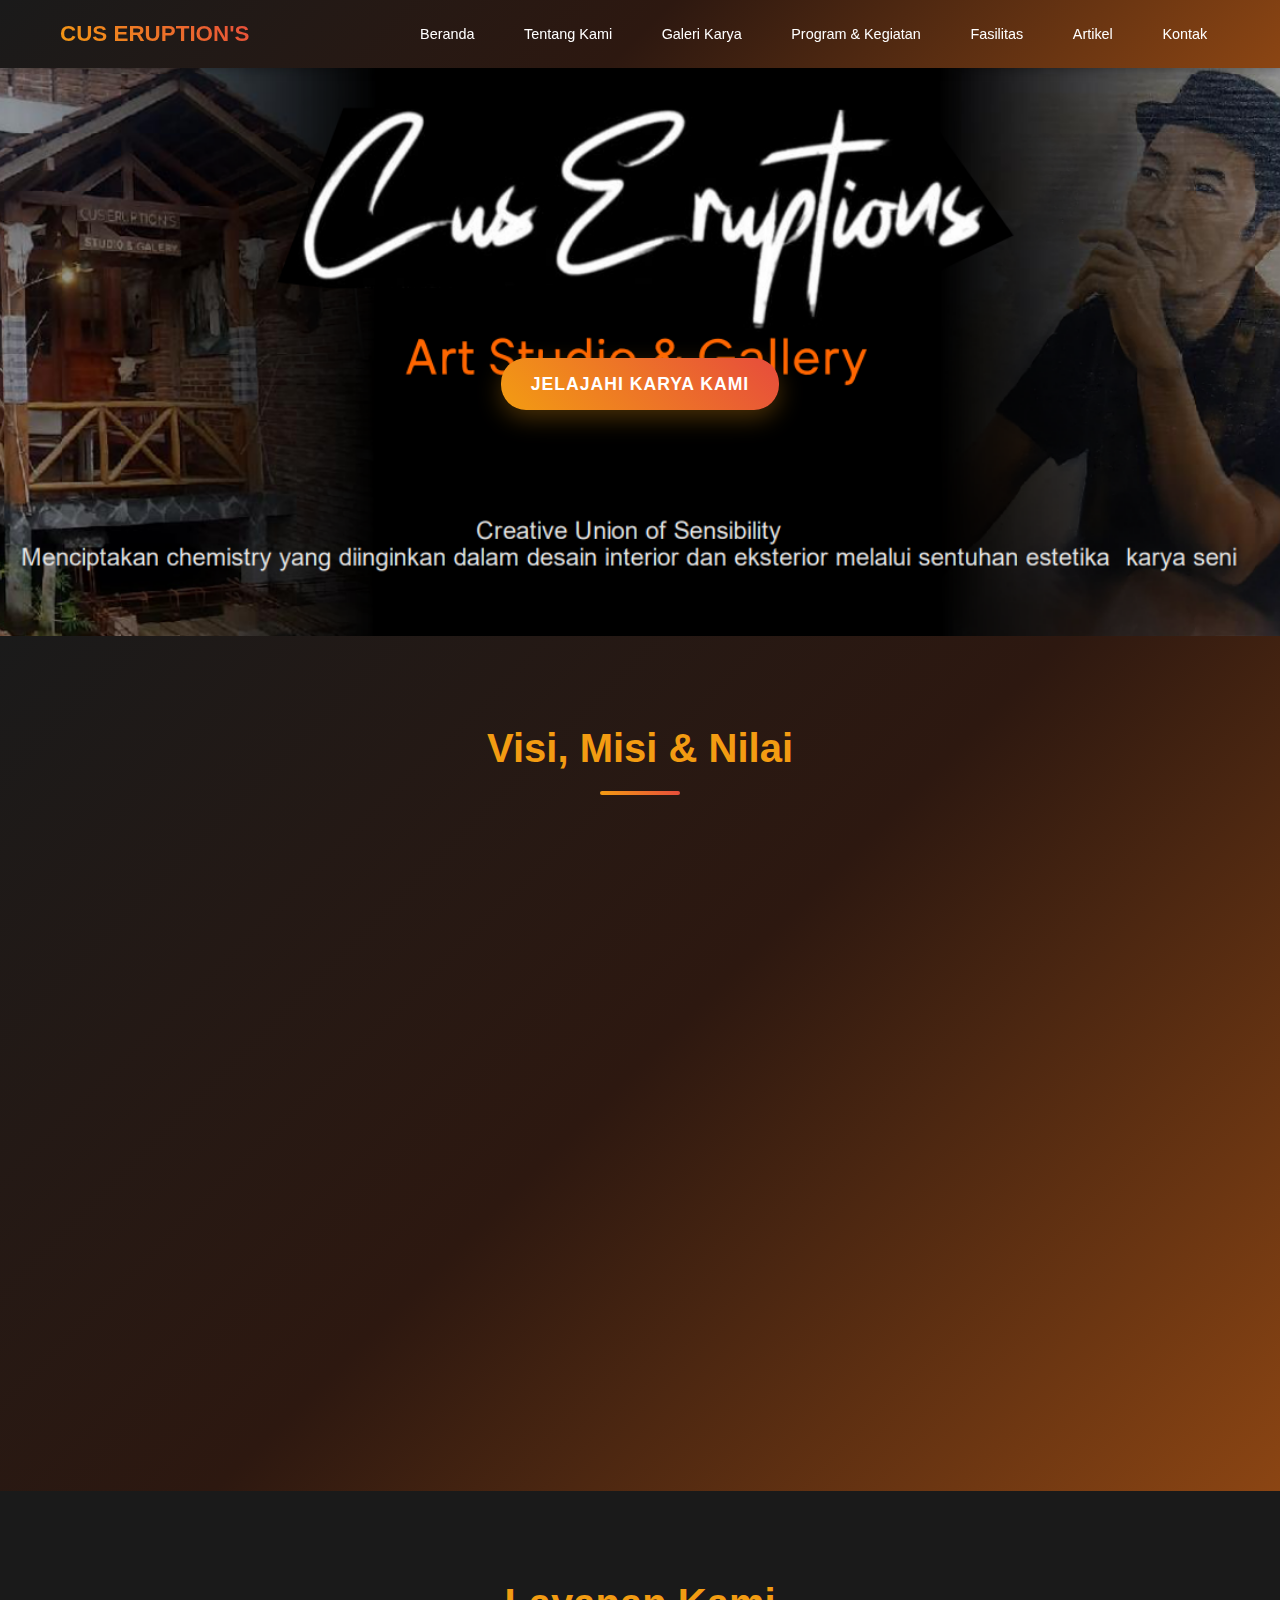
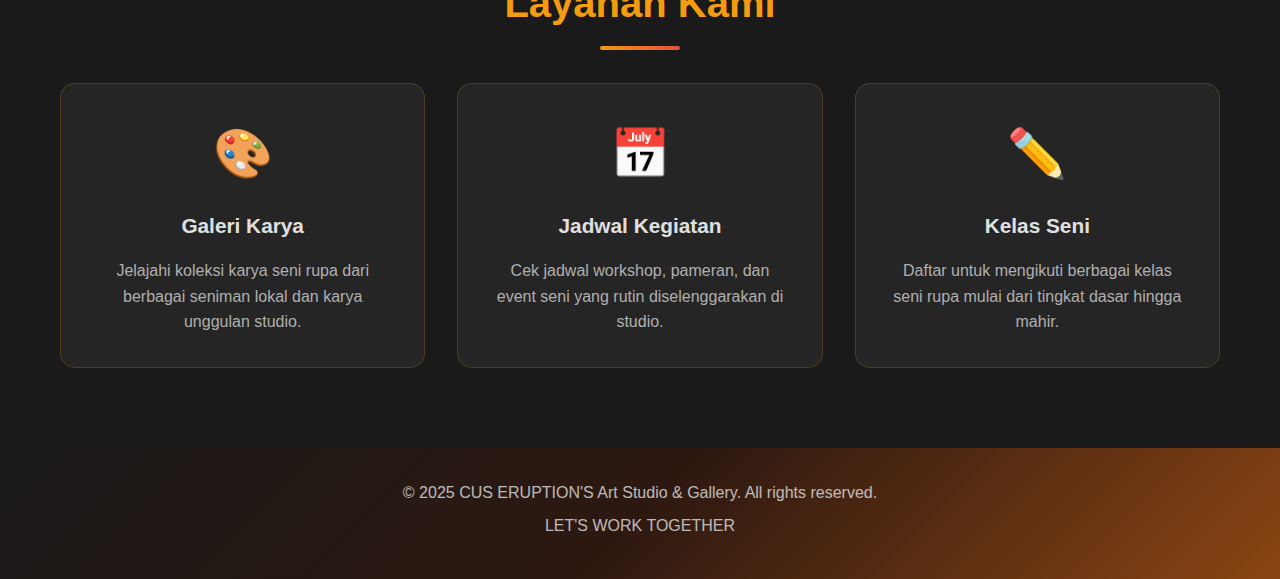
<file: index.html>
<!DOCTYPE html>
<html lang="id">
<head>
    <meta charset="UTF-8">
    <meta name="viewport" content="width=device-width, initial-scale=1.0">
    <title>CUS ERUPTION'S - Art Studio & Gallery</title>
    <link rel="stylesheet" href="styles.css">
    <link rel="stylesheet" href="https://cdnjs.cloudflare.com/ajax/libs/font-awesome/6.4.0/css/all.min.css" crossorigin="anonymous" referrerpolicy="no-referrer">
</head>
<body>
    <!-- Header -->
    <header>
        <nav class="container">
            <div class="logo">CUS ERUPTION'S</div>
            <ul class="nav-links">
                       <li><a href="index.html">Beranda</a></li>
                <li><a href="about.html">Tentang Kami</a></li>
               <li><a href="gallery.html">Galeri Karya</a></li>
                <li><a href="services.html">Program & Kegiatan</a></li>
                <li><a href="facility.html">Fasilitas</a></li>
               <li><a href="article.html">Artikel</a></li>
                <li><a href="contact.html">Kontak</a></li>
            </ul>
            <div class="hamburger">
                <span></span>
                <span></span>
                <span></span>
            </div>
        </nav>
    </header>

    <br/><br/>

   
    <!-- Hero Section -->
    <section id="home" class="hero">
        <div class="container">
            <div class="hero-content">
                <!-- <h1>CUS ERUPTION'S</h1>
                <p class="tagline">Ruang Berkarya, Belajar, dan Merayakan Seni Rupa</p>
                <p class="tagline">Studio seni saat kegiatan atau lukisan unggulan</p> -->
                <a href="gallery.html" class="cta-button">Jelajahi Karya Kami</a>
            </div>
        </div>
    </section>

    <!-- VMV Section -->
    <section class="vmv-section">
        <div class="container">
            <h2>Visi, Misi & Nilai</h2>
            <div class="vmv-grid">
                <div class="vmv-card">
                    <h3><span class="vmv-icon">🎯</span>Visi</h3>
                    <p>Menjadi pusat kreativitas dan pembelajaran seni rupa yang inklusif, produktif, dan berkelanjutan, serta berperan aktif dalam pengembangan kewirausahaan budaya di wilayah Cimahi dan sekitarnya.</p>
                </div>
                <div class="vmv-card">
                    <h3><span class="vmv-icon">🚀</span>Misi</h3>
                    <ol>
                        <li>Menyediakan ruang ekspresi, edukasi, dan produksi seni rupa bagi masyarakat luas</li>
                        <li>Mengembangkan program kelas, workshop, dan pelatihan seni berbasis komunitas</li>
                        <li>Mendorong pertumbuhan kewirausahaan kreatif melalui pembuatan karya seni, craft, pigura, dan furnitur berbasis bahan alami lokal</li>
                        <li>Mewadahi seniman lokal untuk berjejaring dan memamerkan karyanya secara berkala</li>
                        <li>Menumbuhkan kesadaran akan pentingnya seni dalam kehidupan sosial, pendidikan, dan lingkungan</li>
                    </ol>
                </div>
                <div class="vmv-card">
                    <h3><span class="vmv-icon">💎</span>Nilai-nilai</h3>
                    <p><strong>Kreativitas:</strong> Kunci untuk menciptakan karya seni yang unik dan inovatif</p>
                    <p><strong>Kualitas:</strong> Berkomitmen menciptakan karya seni berkualitas tinggi</p>
                    <p><strong>Kolaborasi:</strong> Bekerja sama dengan klien, mitra, dan komunitas seni</p>
                    <p><strong>Inovasi:</strong> Mengembangkan teknologi dan pendekatan baru</p>
                    <p><strong>Integritas:</strong> Bekerja dengan profesionalisme dan kejujuran</p>
                </div>
            </div>
        </div>
    </section>

    <!-- Features Section -->
    <section class="features-section">
        <div class="container">
            <h2>Layanan Kami</h2>
            <div class="features-grid">
                <div class="feature-card">
                    <div class="feature-icon">🎨</div>
                    <h3>Galeri Karya</h3>
                    <p>Jelajahi koleksi karya seni rupa dari berbagai seniman lokal dan karya unggulan studio.</p>
                </div>
                <div class="feature-card">
                    <div class="feature-icon">📅</div>
                    <h3>Jadwal Kegiatan</h3>
                    <p>Cek jadwal workshop, pameran, dan event seni yang rutin diselenggarakan di studio.</p>
                </div>
                <div class="feature-card">
                    <div class="feature-icon">✏️</div>
                    <h3>Kelas Seni</h3>
                    <p>Daftar untuk mengikuti berbagai kelas seni rupa mulai dari tingkat dasar hingga mahir.</p>
                </div>
         
            </div>
        </div>
    </section>

    <!-- Footer -->
    <footer>
        <div class="container">
            <p>&copy; 2025 CUS ERUPTION'S Art Studio & Gallery. All rights reserved.</p>
            <p>LET'S WORK TOGETHER</p>
        </div>
    </footer>

    <script src="script.js"></script>
</body>
</html>
</file>
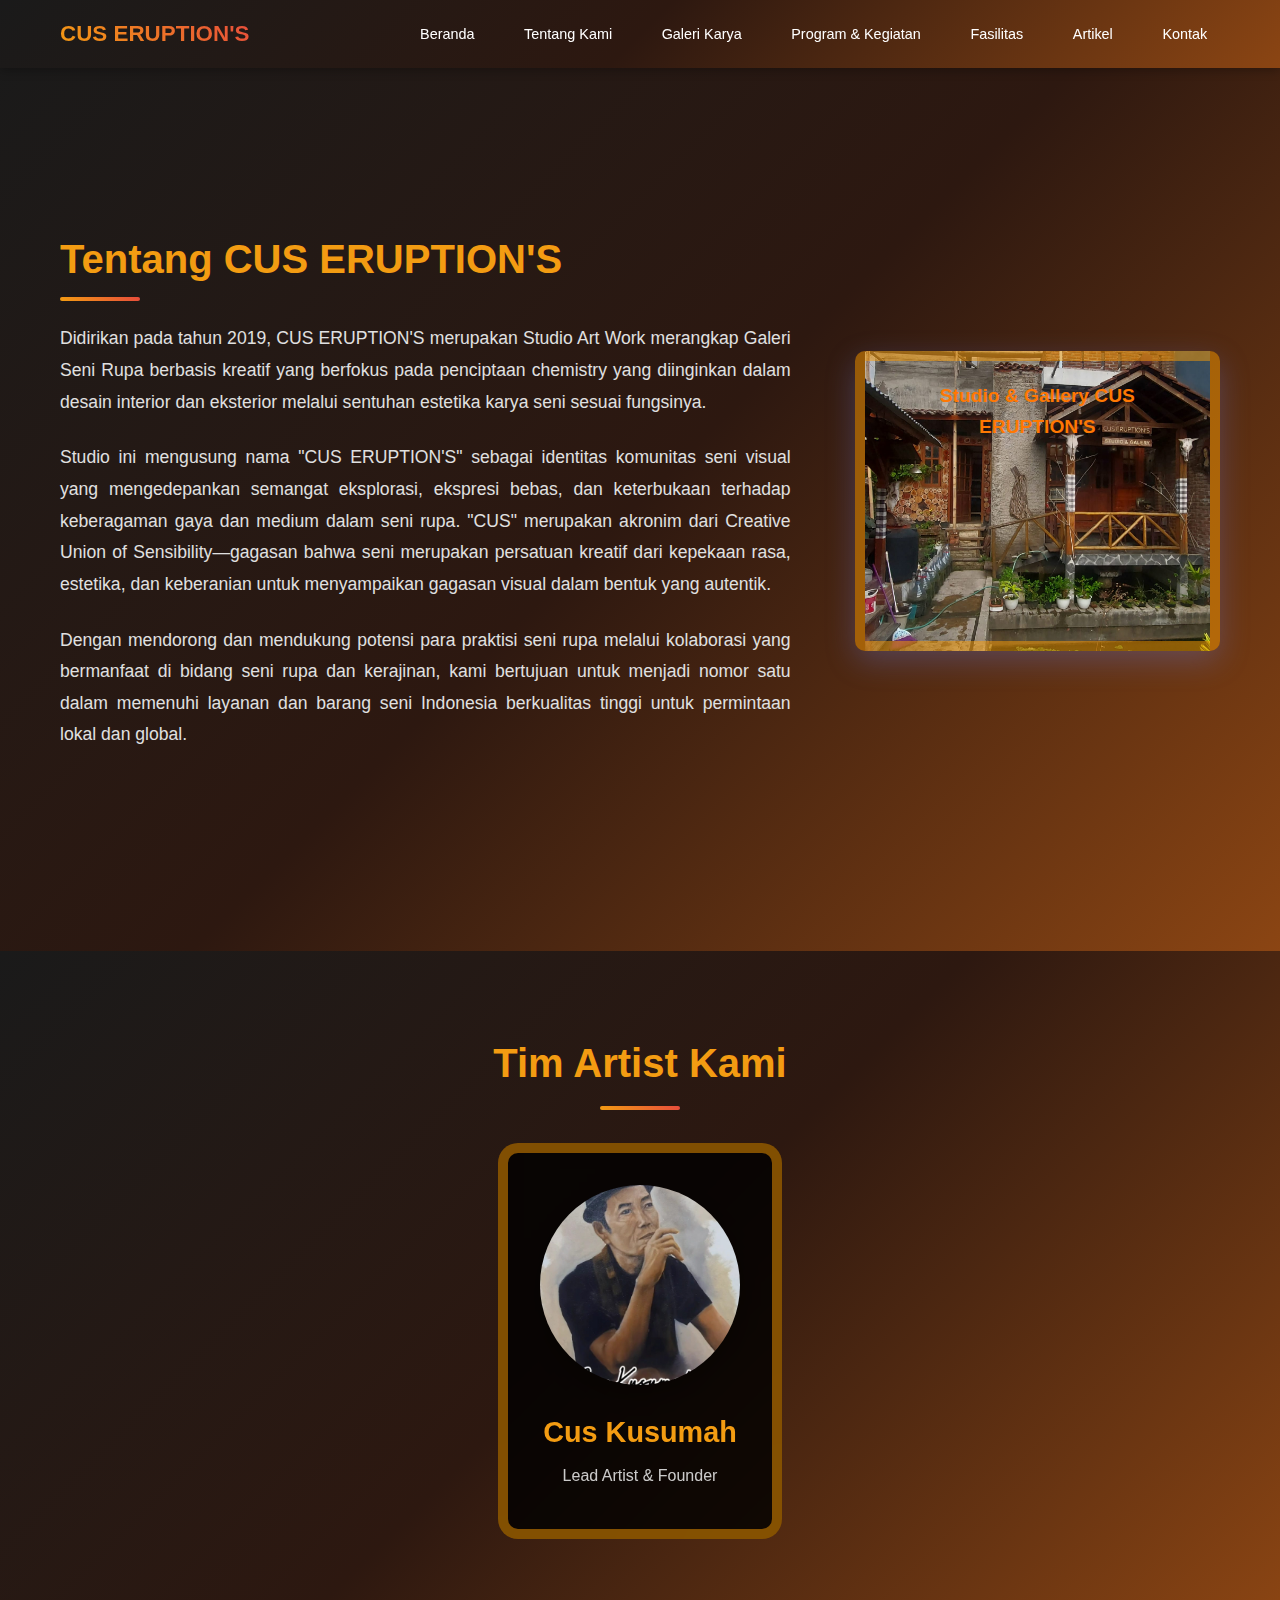
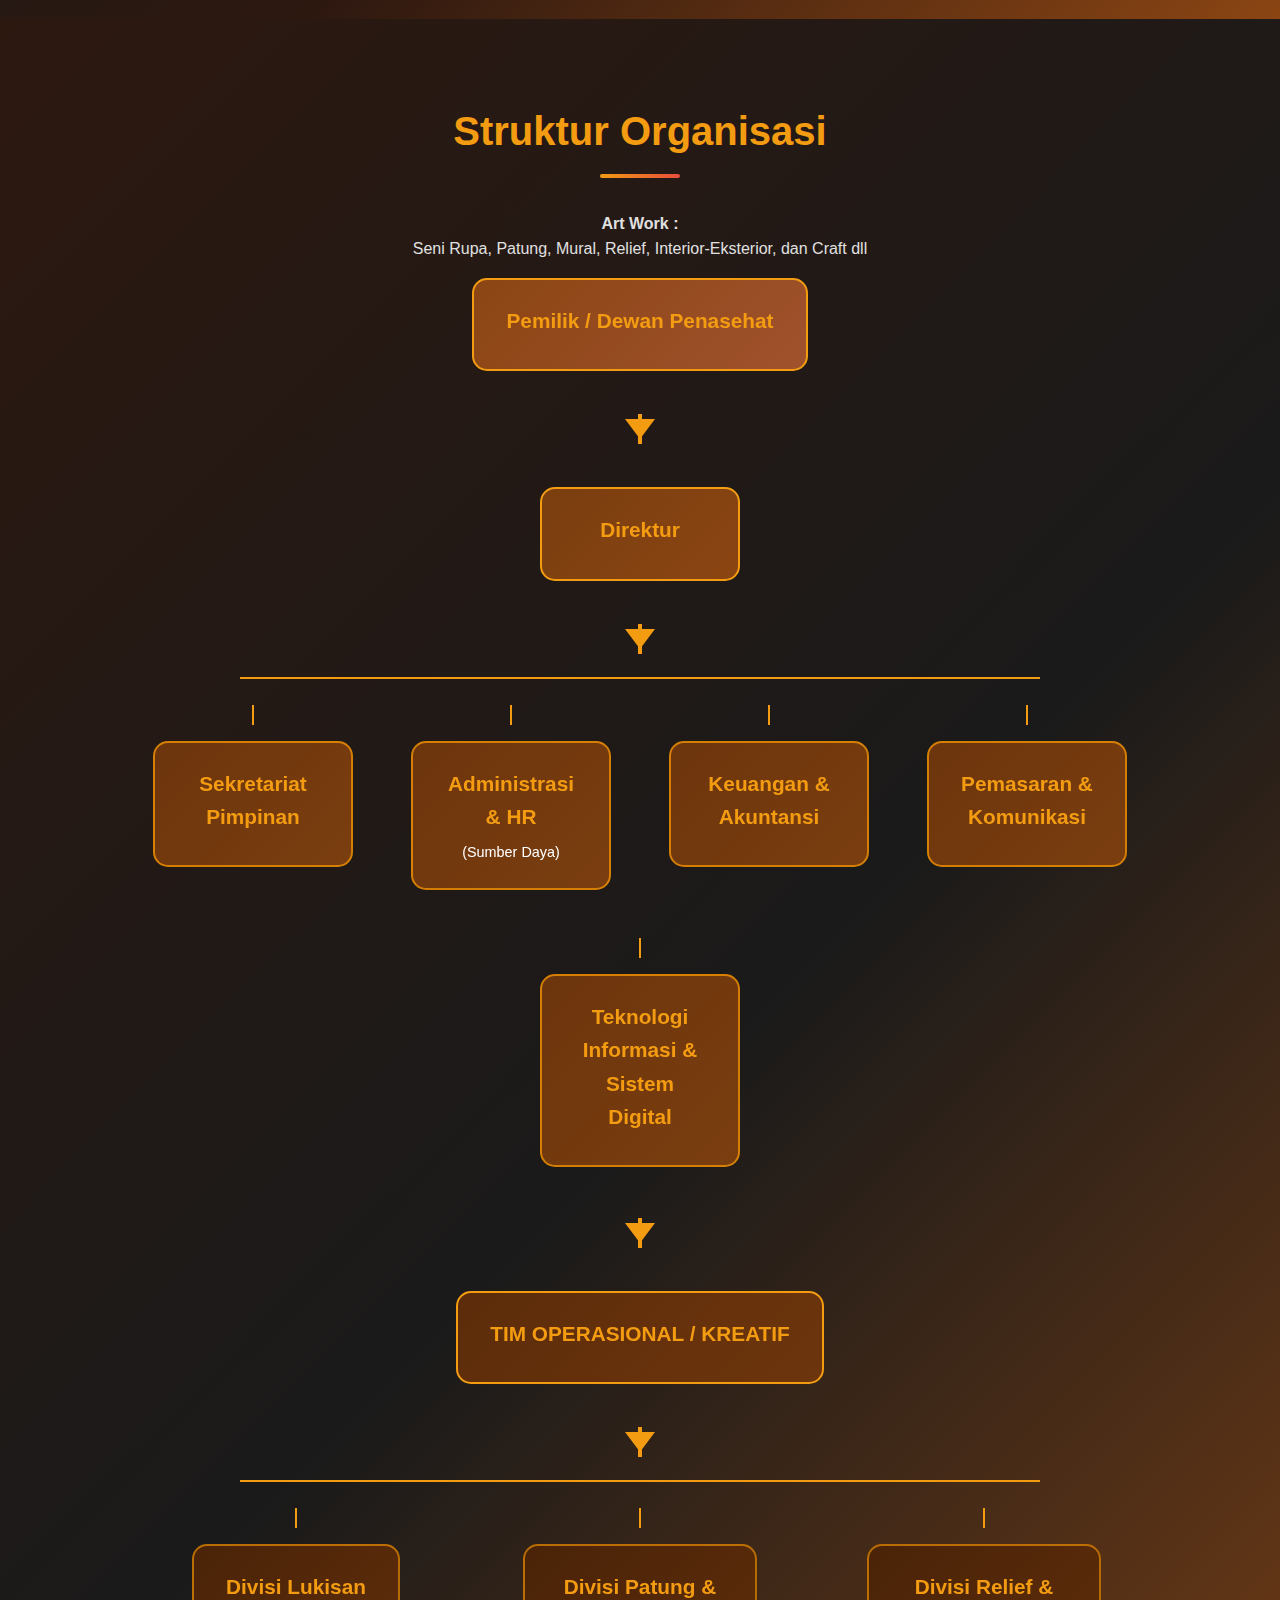
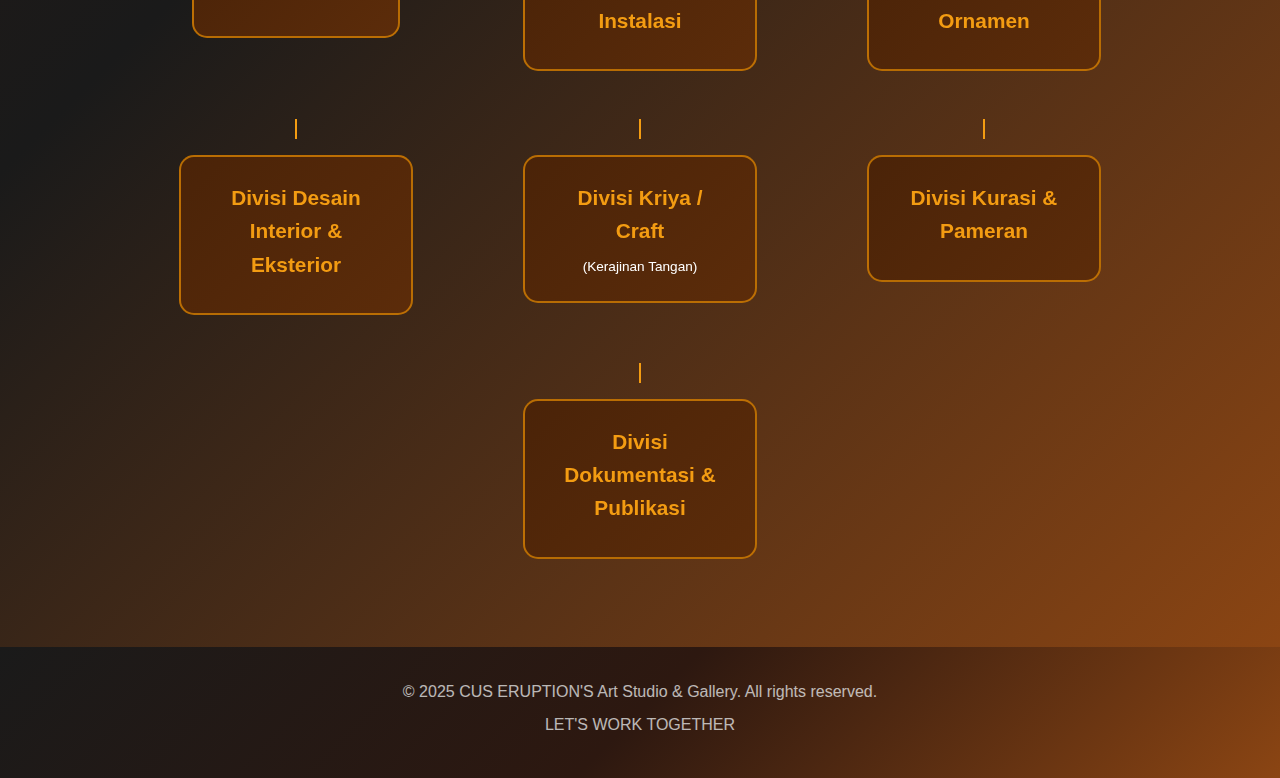
<file: about.html>
<!DOCTYPE html>
<html lang="id">
<head>
    <meta charset="UTF-8">
    <meta name="viewport" content="width=device-width, initial-scale=1.0">
    <title>Tentang - CUS ERUPTION'S Art Studio & Gallery</title>
    <link rel="stylesheet" href="styles.css">
    <link rel="stylesheet" href="https://cdnjs.cloudflare.com/ajax/libs/font-awesome/6.4.0/css/all.min.css" crossorigin="anonymous" referrerpolicy="no-referrer">
</head>
<body>
    <!-- Header -->
    <header>
        <nav class="container">
            <div class="logo">CUS ERUPTION'S</div>
            <ul class="nav-links">
                            <li><a href="index.html">Beranda</a></li>
                <li><a href="about.html">Tentang Kami</a></li>
               <li><a href="gallery.html">Galeri Karya</a></li>
                <li><a href="services.html">Program & Kegiatan</a></li>
                <li><a href="facility.html">Fasilitas</a></li>
               <li><a href="article.html">Artikel</a></li>
                <li><a href="contact.html">Kontak</a></li>
            </ul>
            <div class="hamburger">
                <span></span>
                <span></span>
                <span></span>
            </div>
        </nav>
    </header>

    <br/><br/>

 <!-- About Section -->
    <section id="about" class="about">
        <div class="container">
            <div class="about-content">
                <div class="about-text">
                    <h2>Tentang CUS ERUPTION'S</h2>
                    <p>Didirikan pada tahun 2019, CUS ERUPTION'S merupakan Studio Art Work merangkap Galeri Seni Rupa berbasis kreatif yang berfokus pada penciptaan chemistry yang diinginkan dalam desain interior dan eksterior melalui sentuhan estetika karya seni sesuai fungsinya.</p>
                    <p>Studio ini mengusung nama "CUS ERUPTION'S" sebagai identitas komunitas seni visual yang mengedepankan semangat eksplorasi, ekspresi bebas, dan keterbukaan terhadap keberagaman gaya dan medium dalam seni rupa. "CUS" merupakan akronim dari Creative Union of Sensibility—gagasan bahwa seni merupakan persatuan kreatif dari kepekaan rasa, estetika, dan keberanian untuk menyampaikan gagasan visual dalam bentuk yang autentik.</p>
                    <p>Dengan mendorong dan mendukung potensi para praktisi seni rupa melalui kolaborasi yang bermanfaat di bidang seni rupa dan kerajinan, kami bertujuan untuk menjadi nomor satu dalam memenuhi layanan dan barang seni Indonesia berkualitas tinggi untuk permintaan lokal dan global.</p>
                </div>
                <div class="about-image">
                    <div class="studio-gallery-card with-image">
                        Studio & Gallery CUS ERUPTION'S
                    </div>
                </div>
            </div>
        </div>
    </section>

       <!-- Artist Section -->
    <section id="artist" class="artist-section">
        <div class="container">
            <div class="artist-content">
                <h2>Tim Artist Kami</h2>
                <div class="artist-grid">
                    <div class="artist-card featured-artist">
                        <div class="artist-image">
                            <img src="assets/PakCusKusumah.jpg" alt="Cus Kusumah" style="width: 100%; height: 100%; object-fit: cover;">
                        </div>
                        <h3>Cus Kusumah</h3>
                        <p>Lead Artist & Founder</p>
                    </div>
                </div>
            </div>
        </div>
    </section>
 <!-- Structure Section -->
    <section id="structure" class="structure-section">
        <div class="container">
            <h2>Struktur Organisasi</h2>
            <p style="text-align: center; color: #e0e0e0; margin-bottom: 1rem;">
                <strong>Art Work :</strong><br>
                Seni Rupa, Patung, Mural, Relief, Interior-Eksterior, dan Craft dll
            </p>
            <div class="org-chart">
                <!-- Top Level - Pemilik -->
                <div class="org-level">
                    <div class="org-box owner-box">
                        <h3>Pemilik / Dewan Penasehat</h3>
                    </div>
                </div>

                <!-- Arrow -->
                <div class="arrow-down"></div>

                <!-- Director Level -->
                <div class="org-level">
                    <div class="org-box director-box">
                        <h3>Direktur</h3>
                    </div>
                </div>

                <!-- Arrow -->
                <div class="arrow-down"></div>

                <!-- Management Level -->
                <div class="branches-container management-level">
                    <div class="branch">
                        <div class="org-box management-box">
                            <h3>Sekretariat Pimpinan</h3>
                        </div>
                    </div>
                    
                    <div class="branch">
                        <div class="org-box management-box">
                            <h3>Administrasi & HR</h3>
                            <p>(Sumber Daya)</p>
                        </div>
                    </div>
                    
                    <div class="branch">
                        <div class="org-box management-box">
                            <h3>Keuangan & Akuntansi</h3>
                        </div>
                    </div>

                    <div class="branch">
                        <div class="org-box management-box">
                            <h3>Pemasaran & Komunikasi</h3>
                        </div>
                    </div>

                    <div class="branch">
                        <div class="org-box management-box">
                            <h3>Teknologi Informasi & Sistem Digital</h3>
                        </div>
                    </div>
                </div>

                <!-- Arrow -->
                <div class="arrow-down"></div>

                <!-- Operational Team -->
                <div class="org-level">
                    <div class="org-box operational-box">
                        <h3>TIM OPERASIONAL / KREATIF</h3>
                    </div>
                </div>

                <!-- Arrow -->
                <div class="arrow-down"></div>

                <!-- Creative Divisions -->
                <div class="branches-container creative-divisions">
                    <div class="branch">
                        <div class="org-box creative-box">
                            <h3>Divisi Lukisan</h3>
                        </div>
                    </div>
                    
                    <div class="branch">
                        <div class="org-box creative-box">
                            <h3>Divisi Patung & Instalasi</h3>
                        </div>
                    </div>
                    
                    <div class="branch">
                        <div class="org-box creative-box">
                            <h3>Divisi Relief & Ornamen</h3>
                        </div>
                    </div>

                    <div class="branch">
                        <div class="org-box creative-box">
                            <h3>Divisi Desain Interior & Eksterior</h3>
                        </div>
                    </div>

                    <div class="branch">
                        <div class="org-box creative-box">
                            <h3>Divisi Kriya / Craft</h3>
                            <p>(Kerajinan Tangan)</p>
                        </div>
                    </div>

                    <div class="branch">
                        <div class="org-box creative-box">
                            <h3>Divisi Kurasi & Pameran</h3>
                        </div>
                    </div>

                    <div class="branch">
                        <div class="org-box creative-box">
                            <h3>Divisi Dokumentasi & Publikasi</h3>
                        </div>
                    </div>
                </div>
            </div>
        </div>
    </section>

 
    <!-- Footer -->
    <footer>
        <div class="container">
            <p>&copy; 2025 CUS ERUPTION'S Art Studio & Gallery. All rights reserved.</p>
            <p>LET'S WORK TOGETHER</p>
        </div>
    </footer>

    <script src="script.js"></script>
</body>
</html>
</file>
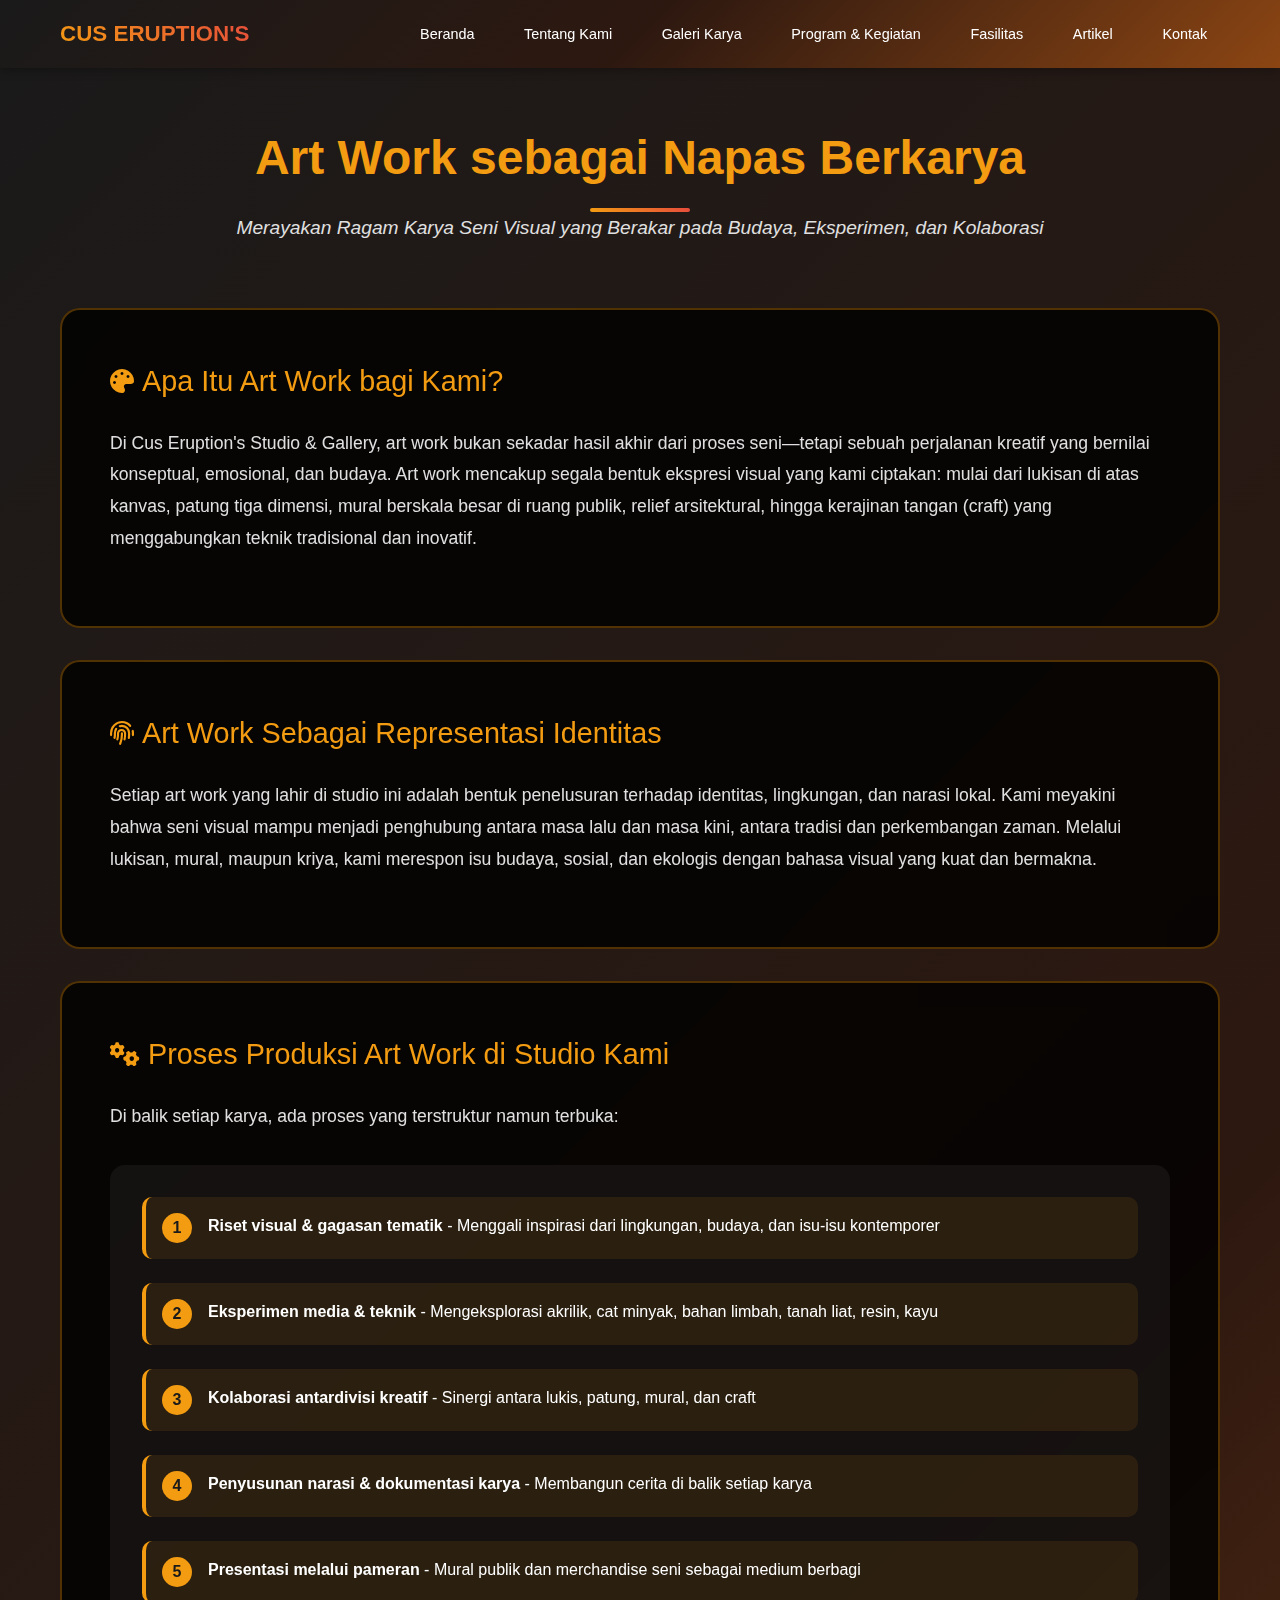
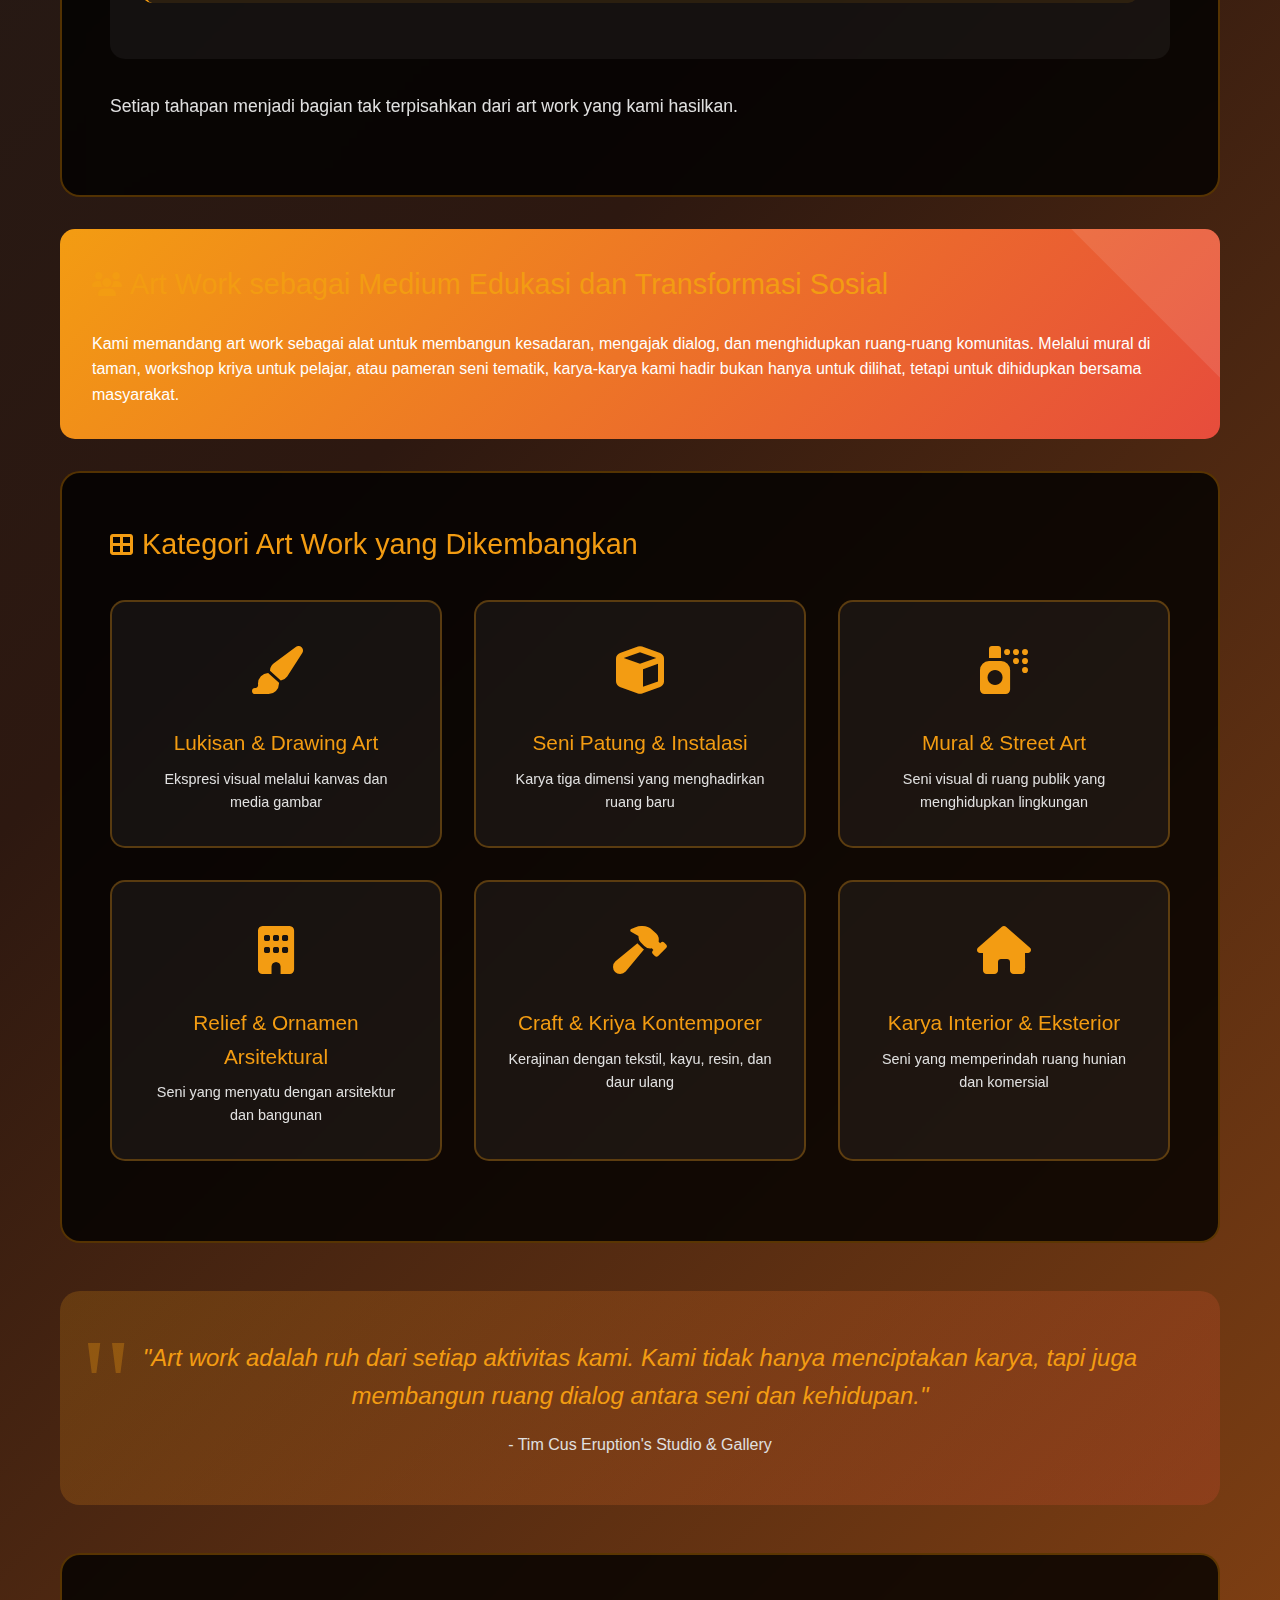
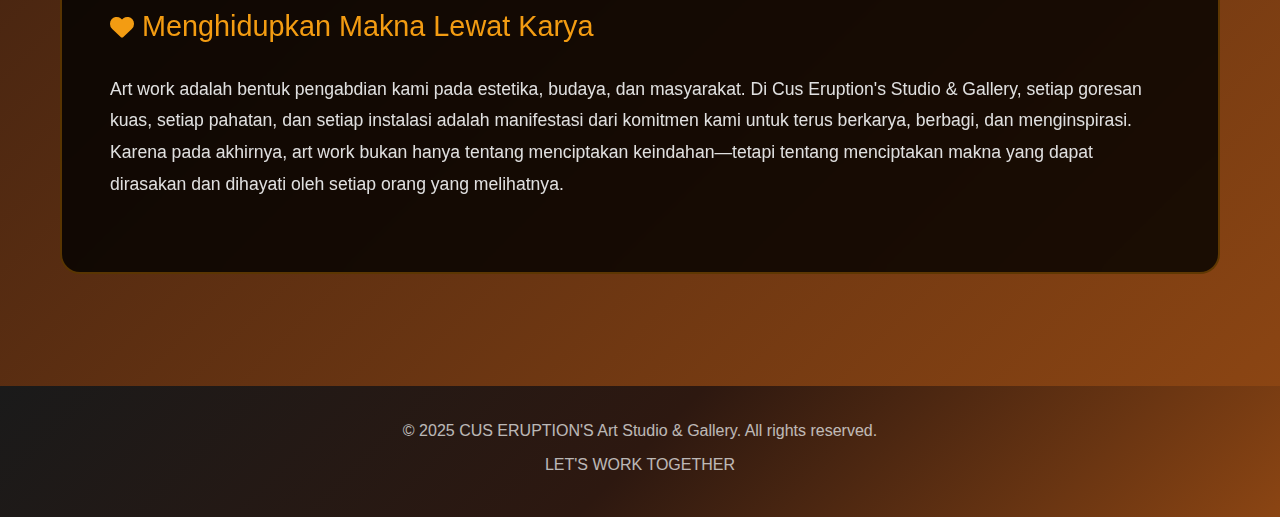
<file: article.html>
<!DOCTYPE html>
<html lang="id">
<head>
    <meta charset="UTF-8">
    <meta name="viewport" content="width=device-width, initial-scale=1.0">
    <title>Artist - CUS ERUPTION'S Art Studio & Gallery</title>
    <link rel="stylesheet" href="styles.css">
    <link rel="stylesheet" href="https://cdnjs.cloudflare.com/ajax/libs/font-awesome/6.4.0/css/all.min.css" crossorigin="anonymous" referrerpolicy="no-referrer">
</head>
<body>
    <!-- Header -->
    <header>
        <nav class="container">
            <div class="logo">CUS ERUPTION'S</div>
            <ul class="nav-links">
                 <li><a href="index.html">Beranda</a></li>
                <li><a href="about.html">Tentang Kami</a></li>
               <li><a href="gallery.html">Galeri Karya</a></li>
                <li><a href="services.html">Program & Kegiatan</a></li>
                <li><a href="facility.html">Fasilitas</a></li>
               <li><a href="article.html">Artikel</a></li>
                <li><a href="contact.html">Kontak</a></li>
            </ul>
            <div class="hamburger">
                <span></span>
                <span></span>
                <span></span>
            </div>
        </nav>
    </header>

      <!-- Article Section -->
    <section class="article-section">
        <div class="container">
            <div class="article-header">
                <h1>Art Work sebagai Napas Berkarya</h1>
                <p class="article-subtitle">Merayakan Ragam Karya Seni Visual yang Berakar pada Budaya, Eksperimen, dan Kolaborasi</p>
            </div>

            <div class="article-content fade-in">
                <div class="section-title">
                    <i class="fas fa-palette"></i>
                    Apa Itu Art Work bagi Kami?
                </div>
                <div class="section-content">
                    <p>Di Cus Eruption's Studio & Gallery, art work bukan sekadar hasil akhir dari proses seni—tetapi sebuah perjalanan kreatif yang bernilai konseptual, emosional, dan budaya. Art work mencakup segala bentuk ekspresi visual yang kami ciptakan: mulai dari lukisan di atas kanvas, patung tiga dimensi, mural berskala besar di ruang publik, relief arsitektural, hingga kerajinan tangan (craft) yang menggabungkan teknik tradisional dan inovatif.</p>
                </div>
            </div>

            <div class="article-content fade-in">
                <div class="section-title">
                    <i class="fas fa-fingerprint"></i>
                    Art Work Sebagai Representasi Identitas
                </div>
                <div class="section-content">
                    <p>Setiap art work yang lahir di studio ini adalah bentuk penelusuran terhadap identitas, lingkungan, dan narasi lokal. Kami meyakini bahwa seni visual mampu menjadi penghubung antara masa lalu dan masa kini, antara tradisi dan perkembangan zaman. Melalui lukisan, mural, maupun kriya, kami merespon isu budaya, sosial, dan ekologis dengan bahasa visual yang kuat dan bermakna.</p>
                </div>
            </div>

            <div class="article-content fade-in">
                <div class="section-title">
                    <i class="fas fa-cogs"></i>
                    Proses Produksi Art Work di Studio Kami
                </div>
                <div class="section-content">
                    <p>Di balik setiap karya, ada proses yang terstruktur namun terbuka:</p>
                    <div class="process-list">
                        <div class="process-item">
                            <div class="process-number">1</div>
                            <div>
                                <strong>Riset visual & gagasan tematik</strong> - Menggali inspirasi dari lingkungan, budaya, dan isu-isu kontemporer
                            </div>
                        </div>
                        <div class="process-item">
                            <div class="process-number">2</div>
                            <div>
                                <strong>Eksperimen media & teknik</strong> - Mengeksplorasi akrilik, cat minyak, bahan limbah, tanah liat, resin, kayu
                            </div>
                        </div>
                        <div class="process-item">
                            <div class="process-number">3</div>
                            <div>
                                <strong>Kolaborasi antardivisi kreatif</strong> - Sinergi antara lukis, patung, mural, dan craft
                            </div>
                        </div>
                        <div class="process-item">
                            <div class="process-number">4</div>
                            <div>
                                <strong>Penyusunan narasi & dokumentasi karya</strong> - Membangun cerita di balik setiap karya
                            </div>
                        </div>
                        <div class="process-item">
                            <div class="process-number">5</div>
                            <div>
                                <strong>Presentasi melalui pameran</strong> - Mural publik dan merchandise seni sebagai medium berbagi
                            </div>
                        </div>
                    </div>
                    <p>Setiap tahapan menjadi bagian tak terpisahkan dari art work yang kami hasilkan.</p>
                </div>
            </div>

            <div class="highlight-box fade-in">
                <div class="section-title">
                    <i class="fas fa-users"></i>
                    Art Work sebagai Medium Edukasi dan Transformasi Sosial
                </div>
                <p>Kami memandang art work sebagai alat untuk membangun kesadaran, mengajak dialog, dan menghidupkan ruang-ruang komunitas. Melalui mural di taman, workshop kriya untuk pelajar, atau pameran seni tematik, karya-karya kami hadir bukan hanya untuk dilihat, tetapi untuk dihidupkan bersama masyarakat.</p>
            </div>

            <div class="article-content fade-in">
                <div class="section-title">
                    <i class="fas fa-th-large"></i>
                    Kategori Art Work yang Dikembangkan
                </div>
                <div class="categories-grid">
                    <div class="category-card">
                        <div class="category-icon">
                            <i class="fas fa-paint-brush"></i>
                        </div>
                        <div class="category-title">Lukisan & Drawing Art</div>
                        <div class="category-desc">Ekspresi visual melalui kanvas dan media gambar</div>
                    </div>
                    <div class="category-card">
                        <div class="category-icon">
                            <i class="fas fa-cube"></i>
                        </div>
                        <div class="category-title">Seni Patung & Instalasi</div>
                        <div class="category-desc">Karya tiga dimensi yang menghadirkan ruang baru</div>
                    </div>
                    <div class="category-card">
                        <div class="category-icon">
                            <i class="fas fa-spray-can"></i>
                        </div>
                        <div class="category-title">Mural & Street Art</div>
                        <div class="category-desc">Seni visual di ruang publik yang menghidupkan lingkungan</div>
                    </div>
                    <div class="category-card">
                        <div class="category-icon">
                            <i class="fas fa-building"></i>
                        </div>
                        <div class="category-title">Relief & Ornamen Arsitektural</div>
                        <div class="category-desc">Seni yang menyatu dengan arsitektur dan bangunan</div>
                    </div>
                    <div class="category-card">
                        <div class="category-icon">
                            <i class="fas fa-hammer"></i>
                        </div>
                        <div class="category-title">Craft & Kriya Kontemporer</div>
                        <div class="category-desc">Kerajinan dengan tekstil, kayu, resin, dan daur ulang</div>
                    </div>
                    <div class="category-card">
                        <div class="category-icon">
                            <i class="fas fa-home"></i>
                        </div>
                        <div class="category-title">Karya Interior & Eksterior</div>
                        <div class="category-desc">Seni yang memperindah ruang hunian dan komersial</div>
                    </div>
                </div>
            </div>

            <div class="quote-section fade-in">
                <div class="quote-text">
                    "Art work adalah ruh dari setiap aktivitas kami. Kami tidak hanya menciptakan karya, tapi juga membangun ruang dialog antara seni dan kehidupan."
                </div>
                <div class="quote-author">- Tim Cus Eruption's Studio & Gallery</div>
            </div>

            <div class="article-content fade-in">
                <div class="section-title">
                    <i class="fas fa-heart"></i>
                    Menghidupkan Makna Lewat Karya
                </div>
                <div class="section-content">
                    <p>Art work adalah bentuk pengabdian kami pada estetika, budaya, dan masyarakat. Di Cus Eruption's Studio & Gallery, setiap goresan kuas, setiap pahatan, dan setiap instalasi adalah manifestasi dari komitmen kami untuk terus berkarya, berbagi, dan menginspirasi. Karena pada akhirnya, art work bukan hanya tentang menciptakan keindahan—tetapi tentang menciptakan makna yang dapat dirasakan dan dihayati oleh setiap orang yang melihatnya.</p>
                </div>
            </div>
        </div>
    </section>

    <!-- Footer -->
    <footer>
        <div class="container">
            <p>&copy; 2025 CUS ERUPTION'S Art Studio & Gallery. All rights reserved.</p>
            <p>LET'S WORK TOGETHER</p>
        </div>
    </footer>

    <script src="script.js"></script>
</body>
</html>
</file>
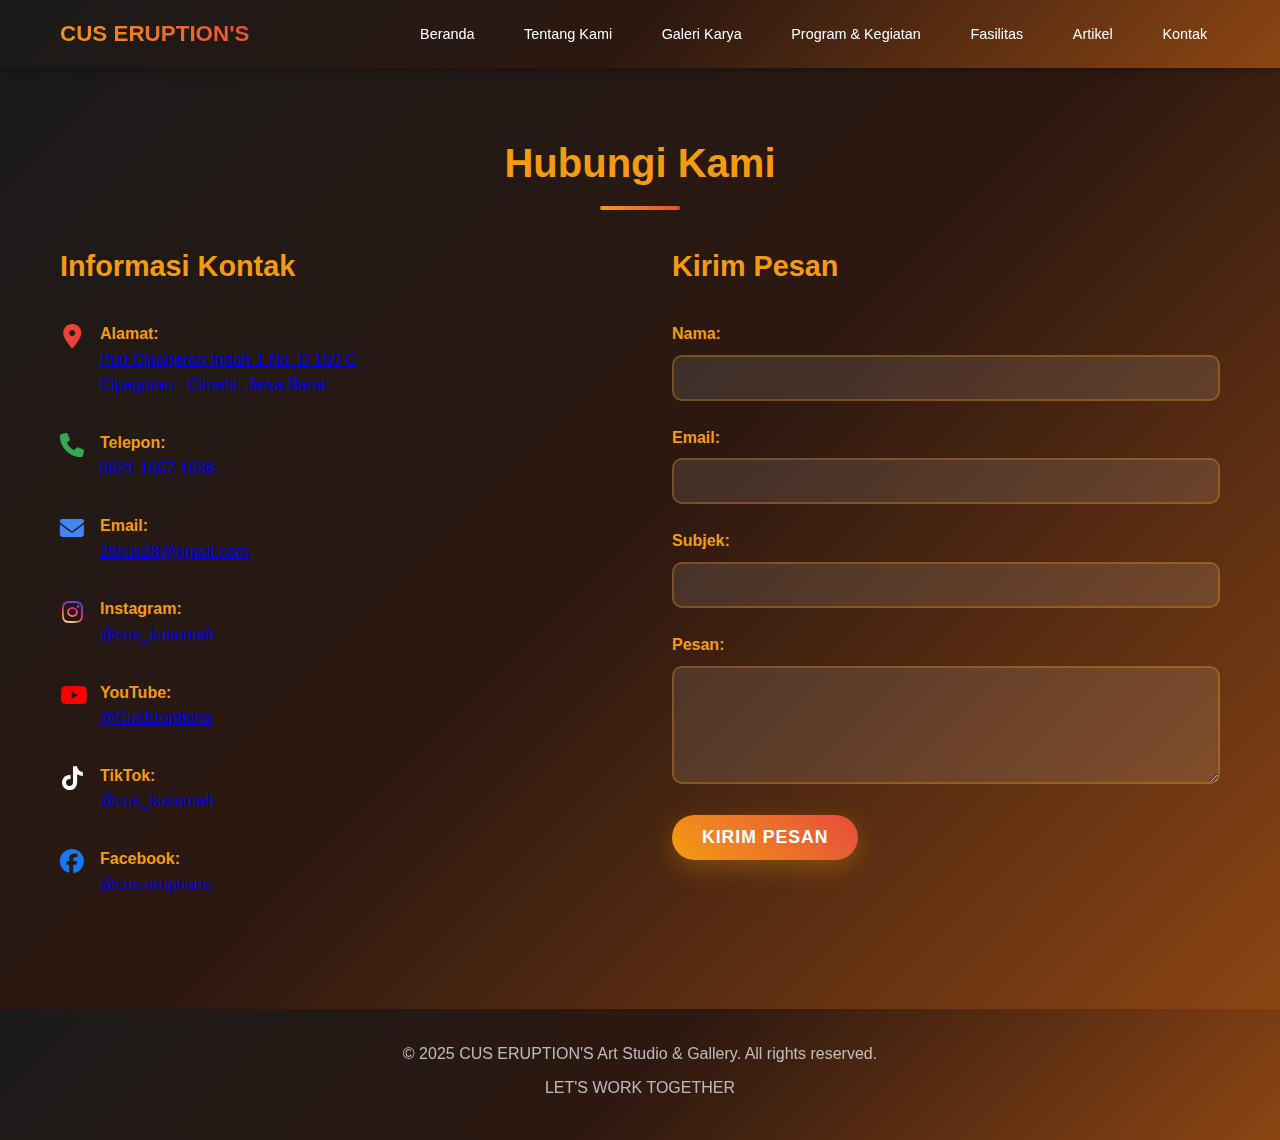
<file: contact.html>
<!DOCTYPE html>
<html lang="id">
<head>
    <meta charset="UTF-8">
    <meta name="viewport" content="width=device-width, initial-scale=1.0">
    <title>Kontak - CUS ERUPTION'S Art Studio & Gallery</title>
    <link rel="stylesheet" href="styles.css">
    <link rel="stylesheet" href="https://cdnjs.cloudflare.com/ajax/libs/font-awesome/6.4.0/css/all.min.css" crossorigin="anonymous" referrerpolicy="no-referrer">
</head>
<body>
    <!-- Header -->
    <header>
        <nav class="container">
            <div class="logo">CUS ERUPTION'S</div>
            <ul class="nav-links">
                       <li><a href="index.html">Beranda</a></li>
                <li><a href="about.html">Tentang Kami</a></li>
               <li><a href="gallery.html">Galeri Karya</a></li>
                <li><a href="services.html">Program & Kegiatan</a></li>
                <li><a href="facility.html">Fasilitas</a></li>
               <li><a href="article.html">Artikel</a></li>
                <li><a href="contact.html">Kontak</a></li>
            </ul>
            <div class="hamburger">
                <span></span>
                <span></span>
                <span></span>
            </div>
        </nav>
    </header>

    <br/><br/>

    <!-- Contact Section -->
    <section id="contact" class="contact">
        <div class="container">
            <h2>Hubungi Kami</h2>
            <div class="contact-content">
                <div class="contact-info">
                    <h3>Informasi Kontak</h3>
                    
                    <div class="contact-item">
                        <i class="fas fa-map-marker-alt"></i>
                        <div>
                            <strong>Alamat:</strong><br>
                            <a href="https://maps.google.com/?q=Puri+Cipageran+Indah+1+No.+D+150+C+Cipageran+Cimahi+Jawa+Barat" 
                               target="_blank" class="address-text">
                                Puri Cipageran Indah 1 No. D 150 C<br>
                                Cipageran - Cimahi, Jawa Barat
                            </a>
                        </div>
                    </div>
                    
                    <div class="contact-item">
                        <i class="fas fa-phone"></i>
                        <div>
                            <strong>Telepon:</strong><br>
                            <a href="tel:+6282116571936">0821 1657 1936</a>
                        </div>
                    </div>
                    
                    <div class="contact-item">
                        <i class="fas fa-envelope"></i>
                        <div>
                            <strong>Email:</strong><br>
                            <a href="mailto:28cus28@gmail.com">28cus28@gmail.com</a>
                        </div>
                    </div>
                    
                    <div class="contact-item">
                        <i class="fab fa-instagram"></i>
                        <div>
                            <strong>Instagram:</strong><br>
                            <a href="https://instagram.com/cus_kusumah" target="_blank" class="social-link">@cus_kusumah</a>
                        </div>
                    </div>
                    
                    <div class="contact-item">
                        <i class="fab fa-youtube"></i>
                        <div>
                            <strong>YouTube:</strong><br>
                            <a href="https://youtube.com/@CusEruptions" target="_blank" class="social-link">@CusEruptions</a>
                        </div>
                    </div>
                    
                    <div class="contact-item">
                        <i class="fab fa-tiktok"></i>
                        <div>
                            <strong>TikTok:</strong><br>
                            <a href="https://tiktok.com/@cus_kusumah" target="_blank" class="social-link">@cus_kusumah</a>
                        </div>
                    </div>
                    
                    <div class="contact-item">
                        <i class="fab fa-facebook"></i>
                        <div>
                            <strong>Facebook:</strong><br>
                            <a href="https://facebook.com/cus.eruptions" target="_blank" class="social-link">@cus.eruptions</a>
                        </div>
                    </div>
                </div>
                
                <div class="contact-form">
                    <h3>Kirim Pesan</h3>
                    <form>
                        <div class="form-group">
                            <label for="name">Nama:</label>
                            <input type="text" id="name" name="name" required>
                        </div>
                        <div class="form-group">
                            <label for="email">Email:</label>
                            <input type="email" id="email" name="email" required>
                        </div>
                        <div class="form-group">
                            <label for="subject">Subjek:</label>
                            <input type="text" id="subject" name="subject" required>
                        </div>
                        <div class="form-group">
                            <label for="message">Pesan:</label>
                            <textarea id="message" name="message" rows="5" required></textarea>
                        </div>
                        <button type="submit" class="cta-button">Kirim Pesan</button>
                    </form>
                </div>
            </div>
        </div>
    </section>

    <!-- Footer -->
    <footer>
        <div class="container">
            <p>&copy; 2025 CUS ERUPTION'S Art Studio & Gallery. All rights reserved.</p>
            <p>LET'S WORK TOGETHER</p>
        </div>
    </footer>

    <script src="script.js"></script>
</body>
</html>
</file>
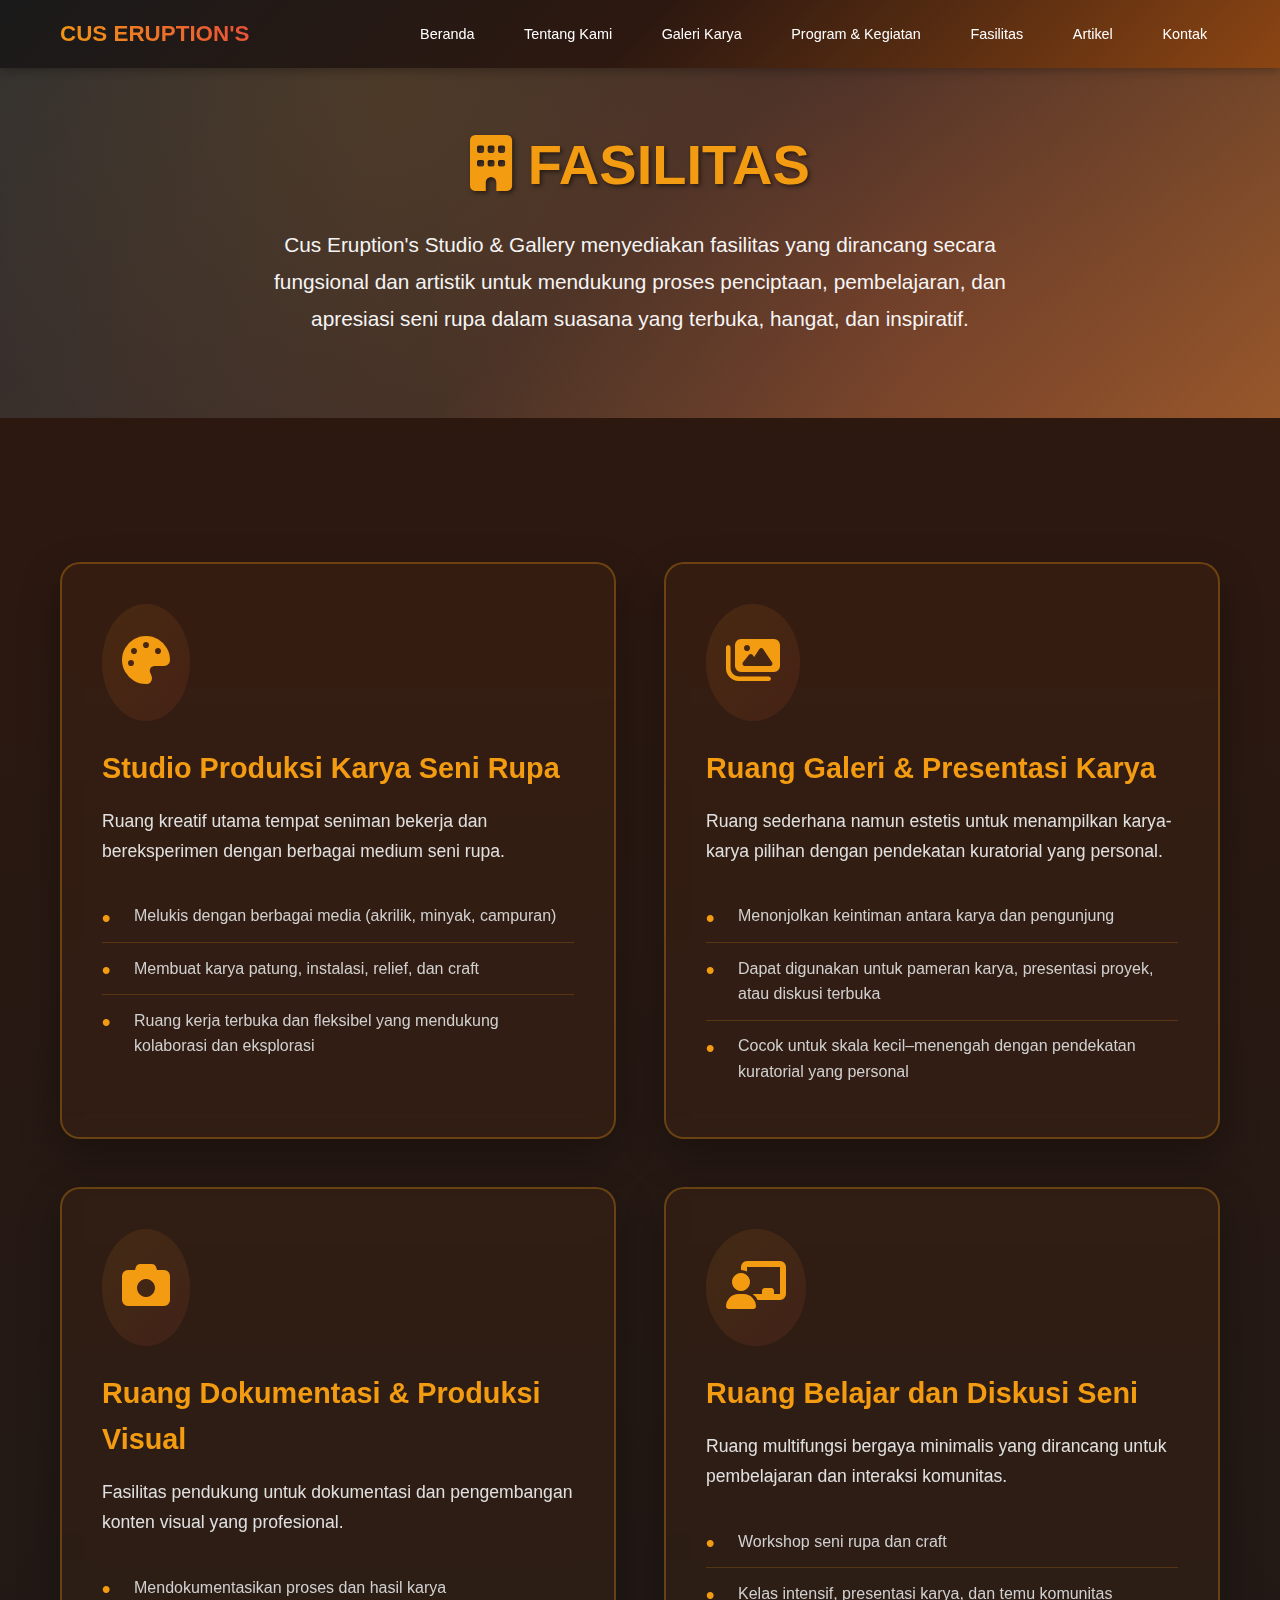
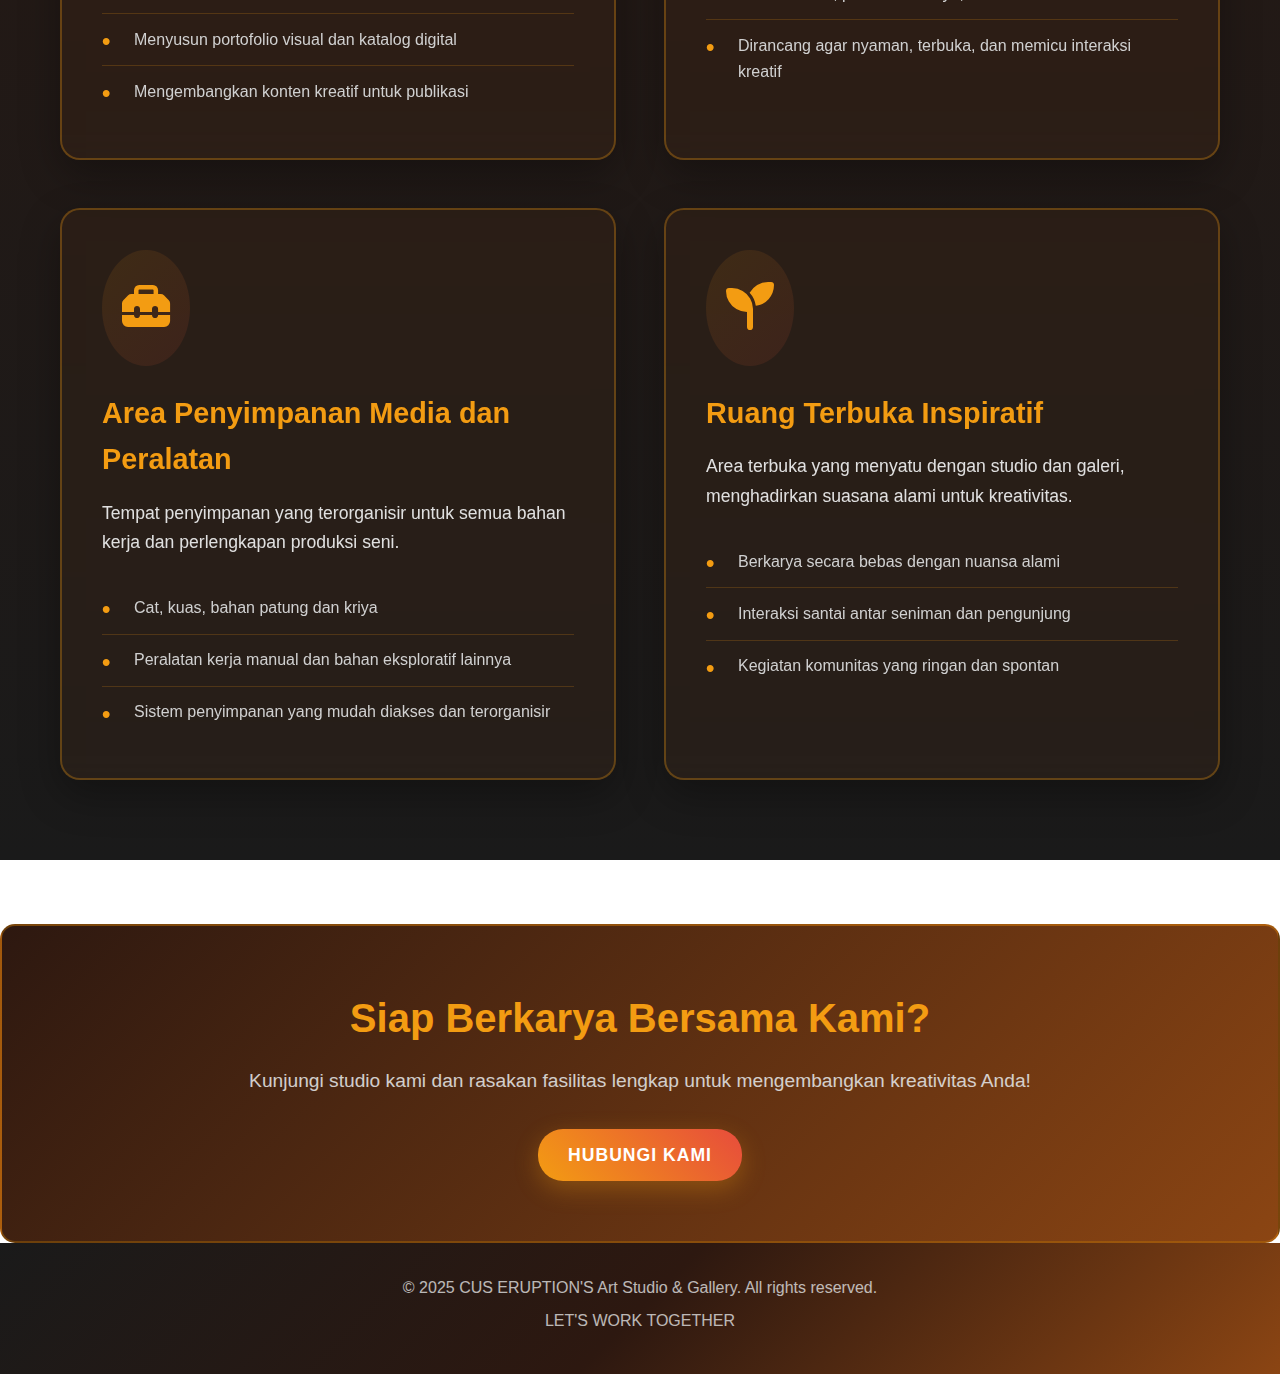
<file: facility.html>
<!DOCTYPE html>
<html lang="id">
<head>
    <meta charset="UTF-8">
    <meta name="viewport" content="width=device-width, initial-scale=1.0">
    <title>Artist - CUS ERUPTION'S Art Studio & Gallery</title>
    <link rel="stylesheet" href="styles.css">
    <link rel="stylesheet" href="https://cdnjs.cloudflare.com/ajax/libs/font-awesome/6.4.0/css/all.min.css" crossorigin="anonymous" referrerpolicy="no-referrer">
</head>
<body>
    <!-- Header -->
    <header>
        <nav class="container">
            <div class="logo">CUS ERUPTION'S</div>
            <ul class="nav-links">
                 <li><a href="index.html">Beranda</a></li>
                <li><a href="about.html">Tentang Kami</a></li>
               <li><a href="gallery.html">Galeri Karya</a></li>
                <li><a href="services.html">Program & Kegiatan</a></li>
                <li><a href="facility.html">Fasilitas</a></li>
               <li><a href="article.html">Artikel</a></li>
                <li><a href="contact.html">Kontak</a></li>
            </ul>
            <div class="hamburger">
                <span></span>
                <span></span>
                <span></span>
            </div>
        </nav>
    </header>

    <!-- Hero Section -->
    <section class="facility-hero">
        <div class="container">
            <h1><i class="fas fa-building"></i> FASILITAS</h1>
            <p>Cus Eruption's Studio & Gallery menyediakan fasilitas yang dirancang secara fungsional dan artistik untuk mendukung proses penciptaan, pembelajaran, dan apresiasi seni rupa dalam suasana yang terbuka, hangat, dan inspiratif.</p>
        </div>
    </section>

    <!-- Facilities Section -->
    <section class="facilities-section">
        <div class="container">
            <div class="facilities-grid">
                <!-- Studio Produksi -->
                <div class="facility-card">
                    <div class="facility-icon">
                        <i class="fas fa-palette"></i>
                    </div>
                    <h3>Studio Produksi Karya Seni Rupa</h3>
                    <p class="facility-description">Ruang kreatif utama tempat seniman bekerja dan bereksperimen dengan berbagai medium seni rupa.</p>
                    <ul class="facility-features">
                        <li>Melukis dengan berbagai media (akrilik, minyak, campuran)</li>
                        <li>Membuat karya patung, instalasi, relief, dan craft</li>
                        <li>Ruang kerja terbuka dan fleksibel yang mendukung kolaborasi dan eksplorasi</li>
                    </ul>
                </div>

                <!-- Ruang Galeri -->
                <div class="facility-card">
                    <div class="facility-icon">
                        <i class="fas fa-images"></i>
                    </div>
                    <h3>Ruang Galeri & Presentasi Karya</h3>
                    <p class="facility-description">Ruang sederhana namun estetis untuk menampilkan karya-karya pilihan dengan pendekatan kuratorial yang personal.</p>
                    <ul class="facility-features">
                        <li>Menonjolkan keintiman antara karya dan pengunjung</li>
                        <li>Dapat digunakan untuk pameran karya, presentasi proyek, atau diskusi terbuka</li>
                        <li>Cocok untuk skala kecil–menengah dengan pendekatan kuratorial yang personal</li>
                    </ul>
                </div>

                <!-- Dokumentasi -->
                <div class="facility-card">
                    <div class="facility-icon">
                        <i class="fas fa-camera"></i>
                    </div>
                    <h3>Ruang Dokumentasi & Produksi Visual</h3>
                    <p class="facility-description">Fasilitas pendukung untuk dokumentasi dan pengembangan konten visual yang profesional.</p>
                    <ul class="facility-features">
                        <li>Mendokumentasikan proses dan hasil karya</li>
                        <li>Menyusun portofolio visual dan katalog digital</li>
                        <li>Mengembangkan konten kreatif untuk publikasi</li>
                    </ul>
                </div>

                <!-- Ruang Belajar -->
                <div class="facility-card">
                    <div class="facility-icon">
                        <i class="fas fa-chalkboard-teacher"></i>
                    </div>
                    <h3>Ruang Belajar dan Diskusi Seni</h3>
                    <p class="facility-description">Ruang multifungsi bergaya minimalis yang dirancang untuk pembelajaran dan interaksi komunitas.</p>
                    <ul class="facility-features">
                        <li>Workshop seni rupa dan craft</li>
                        <li>Kelas intensif, presentasi karya, dan temu komunitas</li>
                        <li>Dirancang agar nyaman, terbuka, dan memicu interaksi kreatif</li>
                    </ul>
                </div>

                <!-- Penyimpanan -->
                <div class="facility-card">
                    <div class="facility-icon">
                        <i class="fas fa-toolbox"></i>
                    </div>
                    <h3>Area Penyimpanan Media dan Peralatan</h3>
                    <p class="facility-description">Tempat penyimpanan yang terorganisir untuk semua bahan kerja dan perlengkapan produksi seni.</p>
                    <ul class="facility-features">
                        <li>Cat, kuas, bahan patung dan kriya</li>
                        <li>Peralatan kerja manual dan bahan eksploratif lainnya</li>
                        <li>Sistem penyimpanan yang mudah diakses dan terorganisir</li>
                    </ul>
                </div>

                <!-- Ruang Terbuka -->
                <div class="facility-card">
                    <div class="facility-icon">
                        <i class="fas fa-seedling"></i>
                    </div>
                    <h3>Ruang Terbuka Inspiratif</h3>
                    <p class="facility-description">Area terbuka yang menyatu dengan studio dan galeri, menghadirkan suasana alami untuk kreativitas.</p>
                    <ul class="facility-features">
                        <li>Berkarya secara bebas dengan nuansa alami</li>
                        <li>Interaksi santai antar seniman dan pengunjung</li>
                        <li>Kegiatan komunitas yang ringan dan spontan</li>
                    </ul>
                </div>
            </div>
        </div>
    </section>

    <!-- CTA Section -->
    <section class="cta-section">
        <div class="container">
            <h2>Siap Berkarya Bersama Kami?</h2>
            <p>Kunjungi studio kami dan rasakan fasilitas lengkap untuk mengembangkan kreativitas Anda!</p>
            <a href="contact.html" class="cta-button">Hubungi Kami</a>
        </div>
    </section>

    <!-- Footer -->
    <footer>
        <div class="container">
            <p>&copy; 2025 CUS ERUPTION'S Art Studio & Gallery. All rights reserved.</p>
            <p>LET'S WORK TOGETHER</p>
        </div>
    </footer>

    <script src="script.js"></script>
</body>
</html>
</file>
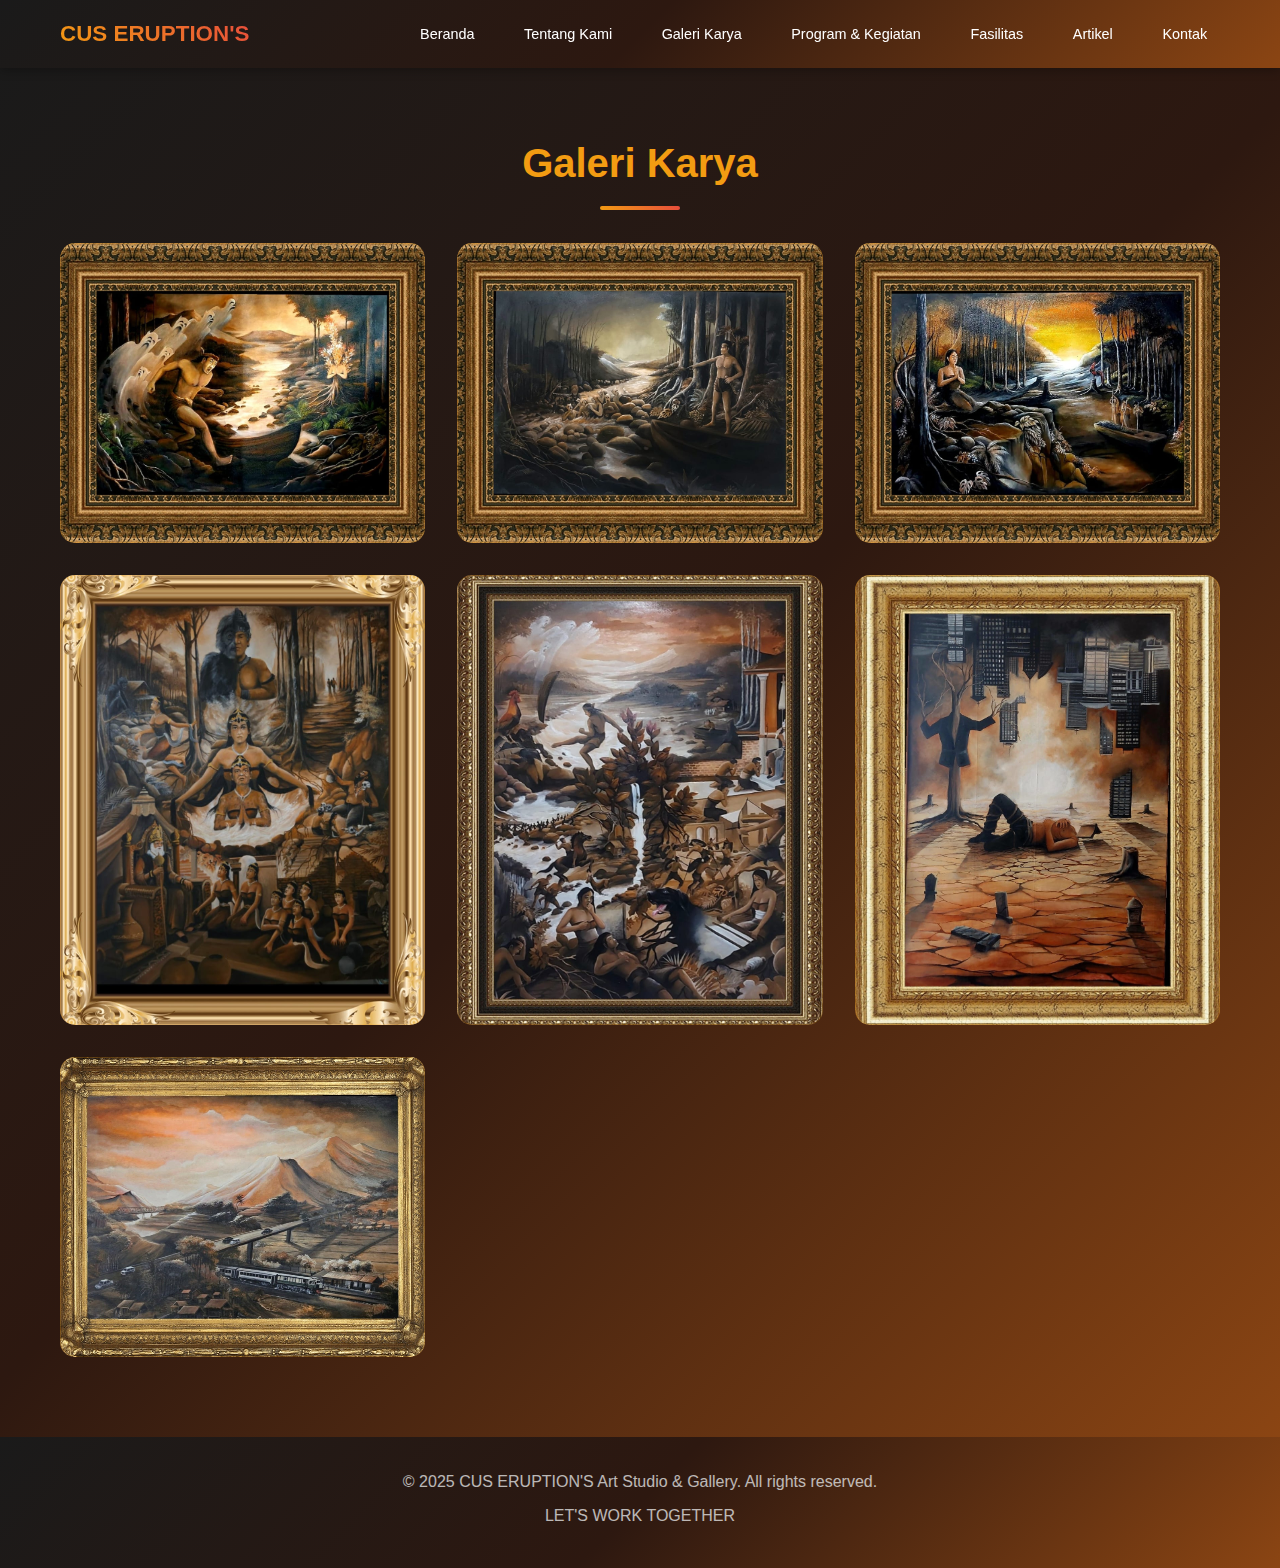
<file: gallery.html>
<!DOCTYPE html>
<html lang="id">
<head>
    <meta charset="UTF-8">
    <meta name="viewport" content="width=device-width, initial-scale=1.0">
    <title>Galeri - CUS ERUPTION'S Art Studio & Gallery</title>
    <link rel="stylesheet" href="styles.css">
    <link rel="stylesheet" href="https://cdnjs.cloudflare.com/ajax/libs/font-awesome/6.4.0/css/all.min.css" crossorigin="anonymous" referrerpolicy="no-referrer">
</head>
<body>
    <!-- Header -->
    <header>
        <nav class="container">
            <div class="logo">CUS ERUPTION'S</div>
            <ul class="nav-links">
                                 <li><a href="index.html">Beranda</a></li>
                <li><a href="about.html">Tentang Kami</a></li>
               <li><a href="gallery.html">Galeri Karya</a></li>
                <li><a href="services.html">Program & Kegiatan</a></li>
                <li><a href="facility.html">Fasilitas</a></li>
               <li><a href="article.html">Artikel</a></li>
                <li><a href="contact.html">Kontak</a></li>
            </ul>
            <div class="hamburger">
                <span></span>
                <span></span>
                <span></span>
            </div>
        </nav>
    </header>

    <br/><br/>

    <!-- Gallery Section -->
    <section id="gallery" class="gallery">
        <div class="container">
            <h2>Galeri Karya</h2>
            <!-- Lukisan Landscape -->
            <div class="gallery-grid">
                <div class="gallery-item" data-title="Lukisan 1"></div>
                <div class="gallery-item" data-title="Lukisan 2"></div>
                <div class="gallery-item" data-title="Lukisan 3"></div>
                <div class="gallery-item portrait" data-title="Lukisan 5"></div>
                <div class="gallery-item portrait" data-title="Lukisan 5"></div>
                <div class="gallery-item portrait" data-title="Lukisan 6"></div>
                <div class="gallery-item" data-title="Lukisan 7"></div>
            </div>
        </div>
    </section>

    <!-- Footer -->
    <footer>
        <div class="container">
            <p>&copy; 2025 CUS ERUPTION'S Art Studio & Gallery. All rights reserved.</p>
            <p>LET'S WORK TOGETHER</p>
        </div>
    </footer>

    <script src="script.js"></script>
</body>
</html>
</file>
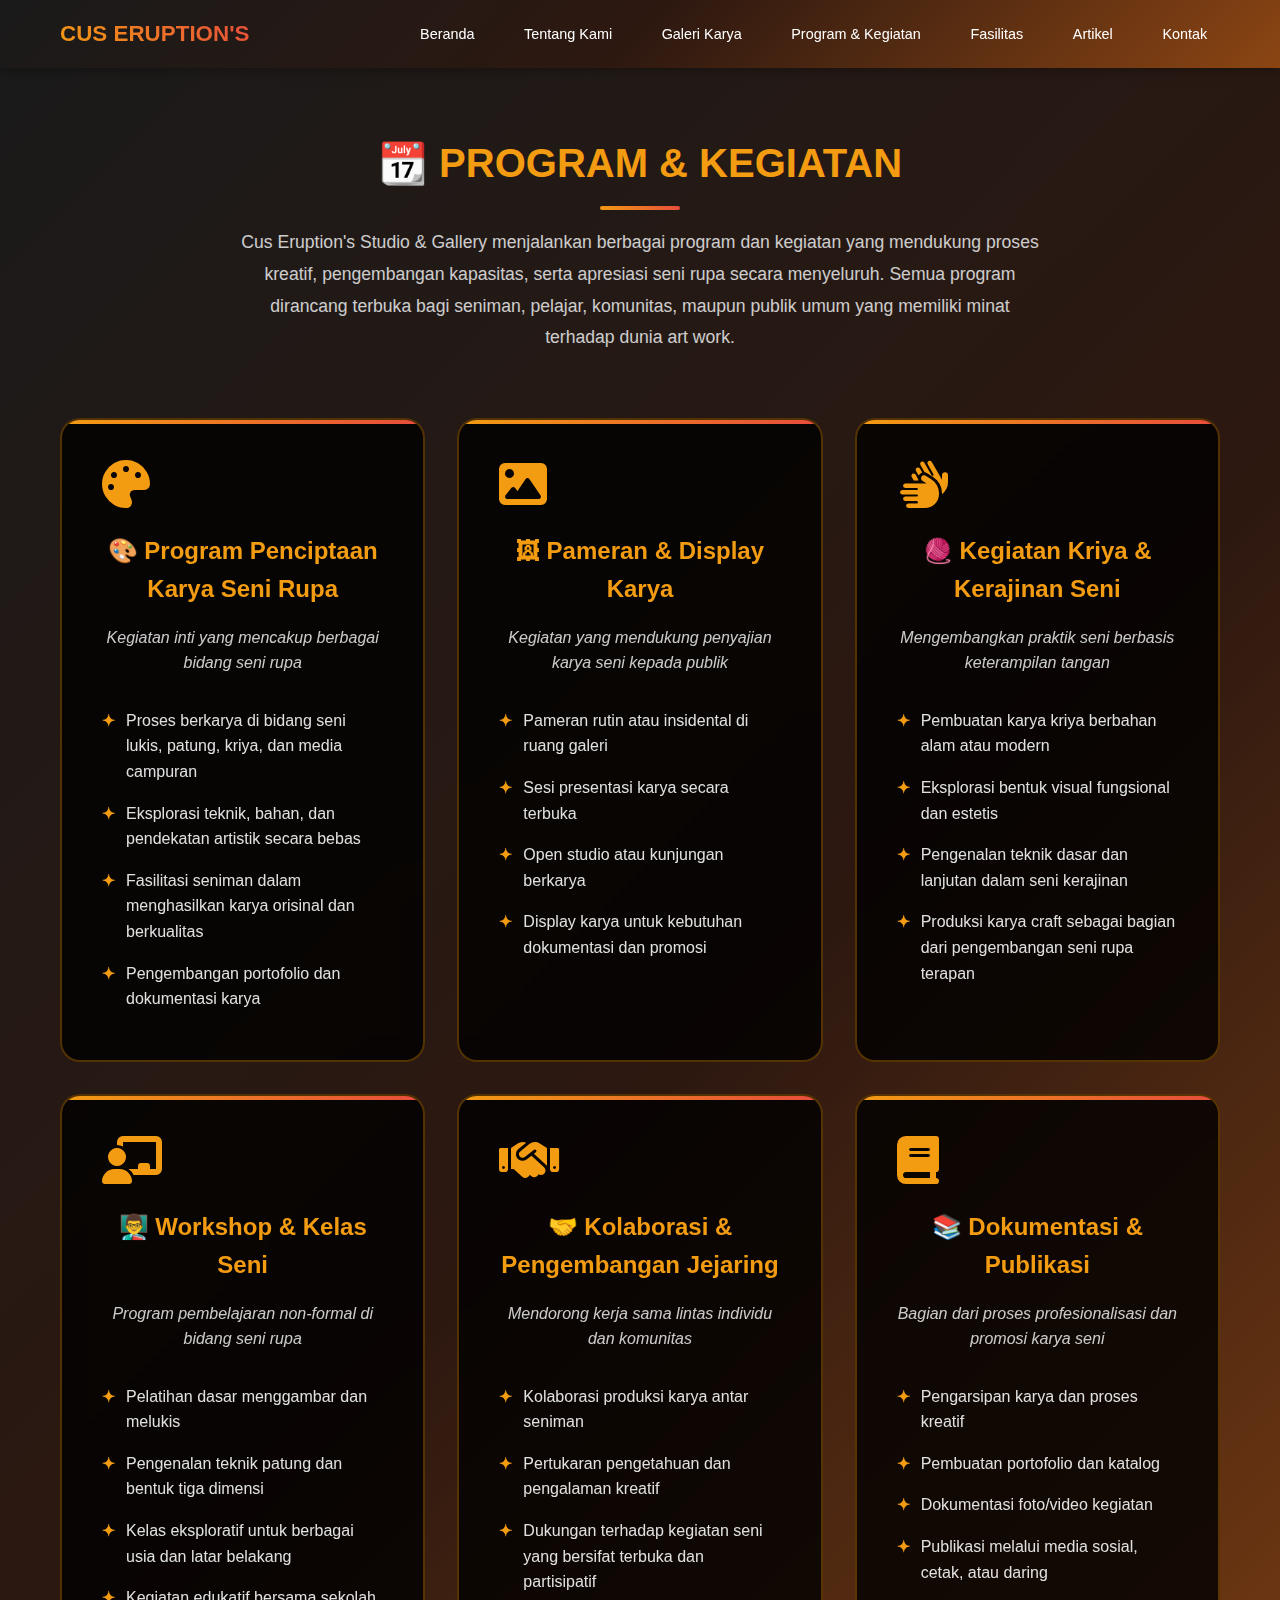
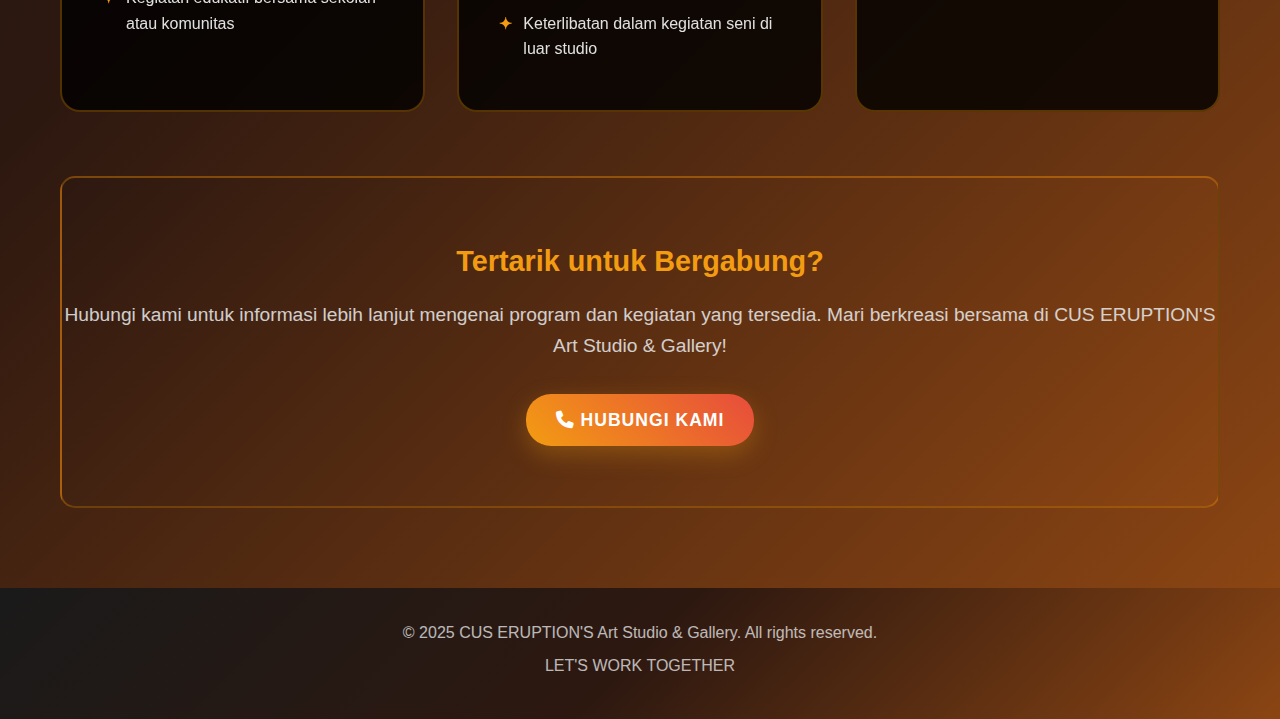
<file: services.html>
<!DOCTYPE html>
<html lang="id">
<head>
    <meta charset="UTF-8">
    <meta name="viewport" content="width=device-width, initial-scale=1.0">
    <title>Layanan - CUS ERUPTION'S Art Studio & Gallery</title>
    <link rel="stylesheet" href="styles.css">
    <link rel="stylesheet" href="https://cdnjs.cloudflare.com/ajax/libs/font-awesome/6.4.0/css/all.min.css" crossorigin="anonymous" referrerpolicy="no-referrer">
</head>
<body>
    <!-- Header -->
    <header>
        <nav class="container">
            <div class="logo">CUS ERUPTION'S</div>
            <ul class="nav-links">
                        <li><a href="index.html">Beranda</a></li>
                <li><a href="about.html">Tentang Kami</a></li>
               <li><a href="gallery.html">Galeri Karya</a></li>
                <li><a href="services.html">Program & Kegiatan</a></li>
                <li><a href="facility.html">Fasilitas</a></li>
               <li><a href="article.html">Artikel</a></li>
                <li><a href="contact.html">Kontak</a></li>
            </ul>
            <div class="hamburger">
                <span></span>
                <span></span>
                <span></span>
            </div>
        </nav>
    </header>

    <br/><br/>

 <!-- Services Section -->
    <section class="services-section">
        <div class="container">
            <h2>📆 PROGRAM & KEGIATAN</h2>
            
            <div class="services-intro">
                <p>Cus Eruption's Studio & Gallery menjalankan berbagai program dan kegiatan yang mendukung proses kreatif, pengembangan kapasitas, serta apresiasi seni rupa secara menyeluruh. Semua program dirancang terbuka bagi seniman, pelajar, komunitas, maupun publik umum yang memiliki minat terhadap dunia art work.</p>
            </div>

            <div class="services-grid">
                <!-- Program Penciptaan Karya Seni Rupa -->
                <div class="service-card">
                    <i class="fas fa-palette service-icon"></i>
                    <h3>🎨 Program Penciptaan Karya Seni Rupa</h3>
                    <p>Kegiatan inti yang mencakup berbagai bidang seni rupa</p>
                    <ul class="service-features">
                        <li>Proses berkarya di bidang seni lukis, patung, kriya, dan media campuran</li>
                        <li>Eksplorasi teknik, bahan, dan pendekatan artistik secara bebas</li>
                        <li>Fasilitasi seniman dalam menghasilkan karya orisinal dan berkualitas</li>
                        <li>Pengembangan portofolio dan dokumentasi karya</li>
                    </ul>
                </div>

                <!-- Pameran & Display Karya -->
                <div class="service-card">
                    <i class="fas fa-image service-icon"></i>
                    <h3>🖼 Pameran & Display Karya</h3>
                    <p>Kegiatan yang mendukung penyajian karya seni kepada publik</p>
                    <ul class="service-features">
                        <li>Pameran rutin atau insidental di ruang galeri</li>
                        <li>Sesi presentasi karya secara terbuka</li>
                        <li>Open studio atau kunjungan berkarya</li>
                        <li>Display karya untuk kebutuhan dokumentasi dan promosi</li>
                    </ul>
                </div>

                <!-- Kegiatan Kriya & Kerajinan Seni -->
                <div class="service-card">
                    <i class="fas fa-hands service-icon"></i>
                    <h3>🧶 Kegiatan Kriya & Kerajinan Seni</h3>
                    <p>Mengembangkan praktik seni berbasis keterampilan tangan</p>
                    <ul class="service-features">
                        <li>Pembuatan karya kriya berbahan alam atau modern</li>
                        <li>Eksplorasi bentuk visual fungsional dan estetis</li>
                        <li>Pengenalan teknik dasar dan lanjutan dalam seni kerajinan</li>
                        <li>Produksi karya craft sebagai bagian dari pengembangan seni rupa terapan</li>
                    </ul>
                </div>

                <!-- Workshop & Kelas Seni -->
                <div class="service-card">
                    <i class="fas fa-chalkboard-teacher service-icon"></i>
                    <h3>👨‍🏫 Workshop & Kelas Seni</h3>
                    <p>Program pembelajaran non-formal di bidang seni rupa</p>
                    <ul class="service-features">
                        <li>Pelatihan dasar menggambar dan melukis</li>
                        <li>Pengenalan teknik patung dan bentuk tiga dimensi</li>
                        <li>Kelas eksploratif untuk berbagai usia dan latar belakang</li>
                        <li>Kegiatan edukatif bersama sekolah atau komunitas</li>
                    </ul>
                </div>

                <!-- Kolaborasi & Pengembangan Jejaring -->
                <div class="service-card">
                    <i class="fas fa-handshake service-icon"></i>
                    <h3>🤝 Kolaborasi & Pengembangan Jejaring</h3>
                    <p>Mendorong kerja sama lintas individu dan komunitas</p>
                    <ul class="service-features">
                        <li>Kolaborasi produksi karya antar seniman</li>
                        <li>Pertukaran pengetahuan dan pengalaman kreatif</li>
                        <li>Dukungan terhadap kegiatan seni yang bersifat terbuka dan partisipatif</li>
                        <li>Keterlibatan dalam kegiatan seni di luar studio</li>
                    </ul>
                </div>

                <!-- Dokumentasi & Publikasi -->
                <div class="service-card">
                    <i class="fas fa-book service-icon"></i>
                    <h3>📚 Dokumentasi & Publikasi</h3>
                    <p>Bagian dari proses profesionalisasi dan promosi karya seni</p>
                    <ul class="service-features">
                        <li>Pengarsipan karya dan proses kreatif</li>
                        <li>Pembuatan portofolio dan katalog</li>
                        <li>Dokumentasi foto/video kegiatan</li>
                        <li>Publikasi melalui media sosial, cetak, atau daring</li>
                    </ul>
                </div>
            </div>

            <!-- Call to Action -->
            <div class="cta-section">
                <h3>Tertarik untuk Bergabung?</h3>
                <p>Hubungi kami untuk informasi lebih lanjut mengenai program dan kegiatan yang tersedia. Mari berkreasi bersama di CUS ERUPTION'S Art Studio & Gallery!</p>
                <a href="contact.html" class="cta-button">
                    <i class="fas fa-phone"></i> Hubungi Kami
                </a>
            </div>
        </div>
    </section>

    <!-- Footer -->
    <footer>
        <div class="container">
            <p>&copy; 2025 CUS ERUPTION'S Art Studio & Gallery. All rights reserved.</p>
            <p>LET'S WORK TOGETHER</p>
        </div>
    </footer>

    <script src="script.js"></script>
</body>
</html>
</file>
<file: styles.css>
/* ===== RESET & BASE STYLES ===== */
* {
    margin: 0;
    padding: 0;
    box-sizing: border-box;
}

html {
    scroll-behavior: smooth;
}

body {
    font-family: 'Segoe UI', Tahoma, Geneva, Verdana, sans-serif;
    line-height: 1.6;
    color: #333;
    overflow-x: hidden;
}

.container {
    max-width: 1200px;
    margin: 0 auto;
    padding: 0 20px;
}
/* ===== HEADER & NAVIGATION ===== */
header {
    background: linear-gradient(135deg, #1a1a1a 0%, #2d1810 50%, #8b4513 100%);
    color: white;
    padding: 1rem 0;
    position: fixed;
    width: 100%;
    top: 0;
    z-index: 1000;
    box-shadow: 0 2px 10px rgba(0, 0, 0, 0.3);
    transition: all 0.3s ease;
}

/* Navigation Container */
nav {
    display: flex;
    justify-content: space-between;
    align-items: center;
    max-width: 1200px;
    margin: 0 auto;
    padding: 0 2rem;
}

.logo {
    font-size: 1.4rem; /* Reduced from 1.8rem */
    font-weight: bold;
    background: linear-gradient(45deg, #f39c12, #e74c3c);
    -webkit-background-clip: text;
    -webkit-text-fill-color: transparent;
    background-clip: text;
    text-decoration: none;
    transition: transform 0.3s ease;
}

.logo:hover {
    transform: scale(1.05);
}

.nav-links {
    display: flex;
    list-style: none;
    gap: 1.5rem; /* Reduced from 2rem */
    transition: all 0.3s ease;
}

.nav-links a {
    color: white;
    text-decoration: none;
    transition: all 0.3s ease;
    padding: 0.4rem 0.8rem; /* Reduced padding */
    border-radius: 5px;
    position: relative;
    font-size: 0.9rem; /* Added smaller font size */
}

.nav-links a:hover {
    color: #f39c12;
    background: rgba(255,255,255,0.1);
    transform: translateY(-2px);
}

.hamburger {
    display: none;
    flex-direction: column;
    cursor: pointer;
    padding: 5px;
    transition: transform 0.3s ease;
}

.hamburger span {
    width: 22px; /* Slightly reduced from 25px */
    height: 3px;
    background: white;
    margin: 3px 0;
    transition: all 0.3s ease;
    border-radius: 2px;
}

.hamburger.active span:nth-child(1) {
    transform: rotate(45deg) translate(5px, 5px);
}

.hamburger.active span:nth-child(2) {
    opacity: 0;
}

.hamburger.active span:nth-child(3) {
    transform: rotate(-45deg) translate(7px, -6px);
}

/* ===== HERO SECTION ===== */
.hero {
    background: url('assets/Background.png') center/cover;
    min-height: 65vh;
    display: flex;
    align-items: center;
    justify-content: center;
    text-align: center;
    color: white;
    position: relative;
    padding-top: 80px;
}


.hero-content {
    position: relative;
    z-index: 2;
    max-width: 800px;
}

.hero h1 {
    font-size: 4rem;
    font-weight: 700;
    margin-bottom: 1rem;
    background: linear-gradient(45deg, #f39c12, #e74c3c);
    -webkit-background-clip: text;
    -webkit-text-fill-color: transparent;
    background-clip: text;
    text-shadow: 2px 2px 4px rgba(0,0,0,0.3);
}

.tagline {
    font-size: 1.3rem;
    margin-bottom: 2rem;
    opacity: 0.9;
    line-height: 1.6;
    color: #e0e0e0;
}

.cta-button {
    display: inline-block;
    background: linear-gradient(45deg, #f39c12, #e74c3c);
    color: white;
    padding: 15px 30px;
    border-radius: 50px;
    text-decoration: none;
    font-weight: 600;
    font-size: 1.1rem;
    transition: all 0.3s ease;
    box-shadow: 0 5px 15px rgba(243, 156, 18, 0.3);
    border: none;
    cursor: pointer;
}

.cta-button:hover {
    transform: translateY(-3px);
    box-shadow: 0 8px 20px rgba(243, 156, 18, 0.4);
    background: linear-gradient(45deg, #e67e22, #c0392b);
}

/* ===== VMV SECTION ===== */
.vmv-section {
    padding: 80px 0;
    background: linear-gradient(135deg, #1a1a1a 0%, #2d1810 50%, #8b4513 100%);
}

.vmv-section h2 {
    text-align: center;
    font-size: 2.5rem;
    color: #f39c12;
    margin-bottom: 3rem;
    position: relative;
}

.vmv-section h2::after {
    content: '';
    position: absolute;
    bottom: -15px;
    left: 50%;
    transform: translateX(-50%);
    width: 80px;
    height: 4px;
    background: linear-gradient(45deg, #f39c12, #e74c3c);
    border-radius: 2px;
}

.vmv-grid {
    display: grid;
    grid-template-columns: repeat(auto-fit, minmax(350px, 1fr));
    gap: 2rem;
    margin-top: 2rem;
}

.vmv-card {
    background: rgba(255,255,255,0.1);
    backdrop-filter: blur(10px);
    padding: 2rem;
    border-radius: 15px;
    box-shadow: 0 10px 30px rgba(0,0,0,0.3);
    transition: all 0.3s ease;
    opacity: 0;
    transform: translateY(30px);
    border: 1px solid rgba(243, 156, 18, 0.2);
}

.vmv-card:hover {
    transform: translateY(-10px);
    box-shadow: 0 20px 40px rgba(0,0,0,0.4);
    border-color: rgba(243, 156, 18, 0.4);
}

.vmv-card h3 {
    color: #f39c12;
    margin-bottom: 1rem;
    font-size: 1.5rem;
    display: flex;
    align-items: center;
    gap: 0.5rem;
}

.vmv-icon {
    font-size: 2rem;
    color: #e74c3c;
}

.vmv-card ol {
    margin-left: 1rem;
    color: #e0e0e0;
}

.vmv-card ol li {
    margin-bottom: 0.5rem;
    line-height: 1.6;
}

.vmv-card p {
    line-height: 1.6;
    margin-bottom: 0.5rem;
    color: #e0e0e0;
}

.vmv-card p strong {
    color: #f39c12;
}

.features-section {
            padding: 80px 0;
            background: #1a1a1a;
        }

        .features-section h2 {
            text-align: center;
            font-size: 2.5rem;
            color: #f39c12;
            margin-bottom: 3rem;
            position: relative;
        }

        .features-section h2::after {
            content: '';
            position: absolute;
            bottom: -15px;
            left: 50%;
            transform: translateX(-50%);
            width: 80px;
            height: 4px;
            background: linear-gradient(45deg, #f39c12, #e74c3c);
            border-radius: 2px;
        }

        .features-grid {
            display: grid;
            grid-template-columns: repeat(auto-fit, minmax(250px, 1fr));
            gap: 2rem;
            margin-top: 3rem;
        }

        .feature-card {
            background: rgba(255,255,255,0.05);
            padding: 2rem;
            border-radius: 15px;
            text-align: center;
            transition: all 0.3s ease;
            border: 1px solid rgba(243, 156, 18, 0.2);
        }

        .feature-card:hover {
            transform: translateY(-5px);
            background: rgba(255,255,255,0.1);
            border-color: rgba(243, 156, 18, 0.4);
        }

        .feature-icon {
            font-size: 3rem;
            color: #f39c12;
            margin-bottom: 1rem;
        }

        .feature-card h3 {
            color: #e0e0e0;
            margin-bottom: 1rem;
            font-size: 1.3rem;
        }

        .feature-card p {
            color: #b0b0b0;
            line-height: 1.6;
        }

   /* ===== ABOUT SECTION ===== */
    .about {
            padding: 80px 0;
            background: linear-gradient(135deg, #1a1a1a 0%, #2d1810 50%, #8b4513 100%);
            min-height: 100vh;
            display: flex;
            align-items: center;
        }

        .about-content {
            display: grid;
            grid-template-columns: 2fr 1fr;
            gap: 4rem;
            align-items: center;
        }

        .about-text h2 {
            color: #f39c12;
            font-size: 2.5rem;
            margin-bottom: 2rem;
            position: relative;
            font-weight: bold;
        }

        .about-text h2::after {
            content: '';
            position: absolute;
            bottom: -10px;
            left: 0;
            width: 80px;
            height: 4px;
            background: linear-gradient(45deg, #f39c12, #e74c3c);
            border-radius: 2px;
        }

        .about-text p {
            margin-bottom: 1.5rem;
            font-size: 1.1rem;
            line-height: 1.8;
            color: #e0e0e0;
            text-align: justify;
        }

        .about-image {
            position: relative;
        }

        /* Studio Gallery Card */
        .studio-gallery-card {
            width: 100%;
            height: 300px;
            background: linear-gradient(45deg, #667eea, #764ba2);
            border-radius: 10px;
            display: flex;
            align-items: flex-start;
            justify-content: center;
            color: #ff7803;
            font-size: 1.2rem;
            font-weight: 600;
            text-align: center;
            box-shadow: 0 10px 30px rgba(102, 126, 234, 0.3);
            transition: all 0.3s ease;
            position: relative;
            overflow: hidden;
            padding: 20px;
        }

        .studio-gallery-card:hover {
            transform: translateY(-5px);
            box-shadow: 0 15px 40px rgba(102, 126, 234, 0.4);
        }

        .studio-gallery-card.with-image {
            background: url('assets/About.jpg') center/cover;
            border: 10px solid rgba(255, 157, 0, 0.492);
            background-size: cover;
            background-position: center;
            background-repeat: no-repeat;
        }

        /* STRUCTURE SECTION */
        .structure-section {
            padding: 80px 0;
            background: linear-gradient(135deg, #2d1810 0%, #1a1a1a 50%, #8b4513 100%);
            color: white;
        }

        .structure-section h2 {
            text-align: center;
            font-size: 2.5rem;
            margin-bottom: 3rem;
            color: #f39c12;
            position: relative;
        }

        .structure-section h2::after {
            content: '';
            position: absolute;
            bottom: -15px;
            left: 50%;
            transform: translateX(-50%);
            width: 80px;
            height: 4px;
            background: linear-gradient(45deg, #f39c12, #e74c3c);
            border-radius: 2px;
        }

        .org-chart {
            display: flex;
            flex-direction: column;
            align-items: center;
            gap: 3rem;
            max-width: 1000px;
            margin: 0 auto;
        }

        .org-level {
            display: flex;
            justify-content: center;
            align-items: center;
            gap: 2rem;
            width: 100%;
            position: relative;
        }

        .org-box {
            background: rgba(255, 255, 255, 0.1);
            backdrop-filter: blur(10px);
            border: 2px solid rgba(255, 157, 0, 0.5);
            border-radius: 15px;
            padding: 1.5rem 2rem;
            text-align: center;
            transition: all 0.3s ease;
            min-width: 200px;
            position: relative;
        }

        .org-box:hover {
            transform: translateY(-5px);
            background: rgba(255, 255, 255, 0.15);
            border-color: rgba(255, 157, 0, 0.8);
            box-shadow: 0 10px 30px rgba(255, 157, 0, 0.3);
        }

        .org-box h3 {
            color: #f39c12;
            font-size: 1.3rem;
            margin-bottom: 0.5rem;
            font-weight: bold;
        }

        /* Different box styles for hierarchy levels */
        .owner-box {
            background: linear-gradient(135deg, #8b4513, #a0522d);
            border-color: #f39c12;
            font-weight: bold;
        }

        .director-box {
            background: linear-gradient(135deg, #7a3e0f, #8b4513);
            border-color: #f39c12;
            font-weight: bold;
        }

        .management-box {
            background: linear-gradient(135deg, #6d350d, #7a3e0f);
            border-color: rgba(255, 157, 0, 0.7);
            font-size: 0.9rem;
        }

        .operational-box {
            background: linear-gradient(135deg, #5c2c0a, #6d350d);
            border-color: #f39c12;
            font-weight: bold;
            font-size: 1.1rem;
        }

        .creative-box {
            background: linear-gradient(135deg, #4a2308, #5c2c0a);
            border-color: rgba(255, 157, 0, 0.6);
            font-size: 0.85rem;
        }

        .management-level {
            flex-wrap: wrap;
            justify-content: center;
            max-width: 1200px;
            margin: 0 auto;
        }

        .creative-divisions {
            flex-wrap: wrap;
            justify-content: center;
            max-width: 1400px;
            margin: 0 auto;
        }

        .creative-divisions .branch {
            flex: 0 1 calc(25% - 1rem);
            min-width: 200px;
            margin: 0.5rem;
        }

        .management-level .branch {
            flex: 0 1 calc(20% - 1rem);
            min-width: 180px;
            margin: 0.5rem;
        }

        /* Arrows */
        .arrow-down {
            width: 0;
            height: 0;
            border-left: 15px solid transparent;
            border-right: 15px solid transparent;
            border-top: 20px solid #f39c12;
            margin: 0 auto;
            position: relative;
        }

        .arrow-down::after {
            content: '';
            position: absolute;
            top: -25px;
            left: -2px;
            width: 4px;
            height: 30px;
            background: #f39c12;
        }

        .branches-container {
            display: flex;
            justify-content: space-around;
            align-items: flex-start;
            gap: 2rem;
            width: 100%;
            position: relative;
        }

        .branch {
            display: flex;
            flex-direction: column;
            align-items: center;
            gap: 1rem;
        }

        /* Connecting lines for branches */
        .branches-container::before {
            content: '';
            position: absolute;
            top: -20px;
            left: 50%;
            transform: translateX(-50%);
            width: 80%;
            height: 2px;
            background: #f39c12;
        }

        .branch::before {
            content: '';
            width: 2px;
            height: 20px;
            background: #f39c12;
        }

        .artist-section {
            padding: 80px 0;
            background: linear-gradient(135deg, #1a1a1a 0%, #2d1810 50%, #8b4513 100%);
            color: white;
            text-align: center;
        }

        .artist-section h2 {
            font-size: 2.5rem;
            margin-bottom: 3rem;
            color: #f39c12;
            position: relative;
        }

        .artist-section h2::after {
            content: '';
            position: absolute;
            bottom: -15px;
            left: 50%;
            transform: translateX(-50%);
            width: 80px;
            height: 4px;
            background: linear-gradient(45deg, #f39c12, #e74c3c);
            border-radius: 2px;
        }

        .artist-grid {
            display: flex;
            justify-content: center;
            align-items: center;
        }

        .artist-card {
            background: rgba(0, 0, 0, 0.8);
            backdrop-filter: blur(10px);
            padding: 2rem;
            border-radius: 20px;
            text-align: center;
            transition: all 0.3s ease;
            border: 10px solid rgba(255, 157, 0, 0.492);
            max-width: 400px;
        }

        .artist-card:hover {
            transform: translateY(-10px);
            background: rgba(255,255,255,0.15);
            border-color: rgba(255, 157, 0, 0.4);
        }

        .artist-image {
            width: 200px;
            height: 200px;
            border-radius: 50%;
            overflow: hidden;
            margin: 0 auto 1.5rem;
            box-shadow: 0 10px 30px rgba(0,0,0,0.3);
        }

        .artist-card h3 {
            font-size: 1.8rem;
            margin-bottom: 0.5rem;
            color: #f39c12;
        }

        .artist-card p {
            margin-bottom: 0.5rem;
            opacity: 0.9;
            color: #e0e0e0;
        }

/* ===== SERVICES SECTION ===== */

    .services-section {
            padding: 80px 0;
            background: linear-gradient(135deg, 
                #1a1a1a 0%, 
                #2d1810 50%, 
                #8b4513 100%);
            color: white;
            min-height: 100vh;
        }

        .services-section h2 {
            font-size: 2.5rem;
            margin-bottom: 2rem;
            color: #f39c12;
            position: relative;
            text-align: center;
        }

        .services-section h2::after {
            content: '';
            position: absolute;
            bottom: -15px;
            left: 50%;
            transform: translateX(-50%);
            width: 80px;
            height: 4px;
            background: linear-gradient(45deg, #f39c12, #e74c3c);
            border-radius: 2px;
        }

        .services-intro {
            text-align: center;
            margin-bottom: 4rem;
            max-width: 800px;
            margin-left: auto;
            margin-right: auto;
        }

        .services-intro p {
            font-size: 1.1rem;
            line-height: 1.8;
            opacity: 0.9;
            color: #e0e0e0;
        }

        .services-grid {
            display: grid;
            grid-template-columns: repeat(auto-fit, minmax(350px, 1fr));
            gap: 2rem;
            margin-top: 3rem;
        }

        .service-card {
            background: rgba(0, 0, 0, 0.8);
            backdrop-filter: blur(10px);
            padding: 2.5rem;
            border-radius: 20px;
            transition: all 0.3s ease;
            border: 2px solid rgba(255, 157, 0, 0.3);
            position: relative;
            overflow: hidden;
        }

        .service-card::before {
            content: '';
            position: absolute;
            top: 0;
            left: 0;
            right: 0;
            height: 4px;
            background: linear-gradient(45deg, #f39c12, #e74c3c);
        }

        .service-card:hover {
            transform: translateY(-10px);
            background: rgba(255,255,255,0.15);
            border-color: rgba(255, 157, 0, 0.6);
            box-shadow: 0 20px 40px rgba(0,0,0,0.3);
        }

        .service-icon {
            font-size: 3rem;
            color: #f39c12;
            margin-bottom: 1.5rem;
            display: block;
            text-align: center;
        }

        .service-card h3 {
            font-size: 1.5rem;
            margin-bottom: 1rem;
            color: #f39c12;
            text-align: center;
        }

        .service-card p {
            margin-bottom: 1.5rem;
            opacity: 0.9;
            color: #e0e0e0;
            text-align: center;
            font-style: italic;
        }

        .service-features {
            list-style: none;
            padding: 0;
        }

        .service-features li {
            padding: 0.5rem 0;
            color: #e0e0e0;
            position: relative;
            padding-left: 1.5rem;
        }

        .service-features li::before {
            content: '✦';
            position: absolute;
            left: 0;
            color: #f39c12;
            font-weight: bold;
        }

        .cta-section {
            text-align: center;
            margin-top: 4rem;
            padding: 2rem;
            background: rgba(0, 0, 0, 0.5);
            border-radius: 15px;
            border: 2px solid rgba(255, 157, 0, 0.3);
        }

        .cta-section h3 {
            color: #f39c12;
            font-size: 1.8rem;
            margin-bottom: 1rem;
        }

        .cta-section p {
            color: #e0e0e0;
            font-size: 1.1rem;
            margin-bottom: 1.5rem;
        }

        .cta-button {
            display: inline-block;
            padding: 12px 30px;
            background: linear-gradient(45deg, #f39c12, #e74c3c);
            color: white;
            text-decoration: none;
            border-radius: 25px;
            font-weight: bold;
            transition: all 0.3s ease;
        }

        .cta-button:hover {
            transform: translateY(-2px);
            box-shadow: 0 10px 20px rgba(243, 156, 18, 0.3);
        }

        @media (max-width: 768px) {
            .services-grid {
                grid-template-columns: 1fr;
                gap: 1.5rem;
            }
            
            .service-card {
                padding: 2rem;
            }
            
            .services-section h2 {
                font-size: 2rem;
            }
        }  

 /* ===== FACILITY SECTION ===== */
      
  .facility-hero {
            background: linear-gradient(135deg, rgba(26, 26, 26, 0.9), rgba(45, 24, 16, 0.9), rgba(139, 69, 19, 0.9)), url('data:image/svg+xml,<svg xmlns="http://www.w3.org/2000/svg" viewBox="0 0 100 100"><defs><pattern id="grain" width="100" height="100" patternUnits="userSpaceOnUse"><circle cx="20" cy="20" r="1" fill="%23ffffff" opacity="0.1"/><circle cx="80" cy="40" r="1" fill="%23ffffff" opacity="0.08"/><circle cx="40" cy="80" r="1" fill="%23ffffff" opacity="0.12"/></pattern></defs><rect width="100" height="100" fill="url(%23grain)"/></svg>');
            padding: 120px 0 80px;
            text-align: center;
            color: white;
            position: relative;
            overflow: hidden;
        }

        .facility-hero::before {
            content: '';
            position: absolute;
            top: 0;
            left: 0;
            right: 0;
            bottom: 0;
            background: radial-gradient(circle at 30% 20%, rgba(243, 156, 18, 0.1) 0%, transparent 50%),
                        radial-gradient(circle at 70% 80%, rgba(231, 76, 60, 0.1) 0%, transparent 50%);
            pointer-events: none;
        }

        .facility-hero h1 {
            font-size: 3.5rem;
            margin-bottom: 1rem;
            color: #f39c12;
            text-shadow: 2px 2px 4px rgba(0,0,0,0.5);
            position: relative;
            z-index: 1;
        }

        .facility-hero p {
            font-size: 1.3rem;
            max-width: 800px;
            margin: 0 auto;
            opacity: 0.95;
            line-height: 1.8;
            position: relative;
            z-index: 1;
        }

        .facilities-section {
            padding: 80px 0;
            background: linear-gradient(180deg, #2d1810 0%, #1a1a1a 100%);
        }

        .facilities-grid {
            display: grid;
            grid-template-columns: repeat(auto-fit, minmax(500px, 1fr));
            gap: 3rem;
            margin-top: 4rem;
        }

        .facility-card {
            background: rgba(139, 69, 19, 0.1);
            backdrop-filter: blur(10px);
            border-radius: 20px;
            padding: 2.5rem;
            box-shadow: 0 15px 40px rgba(0,0,0,0.3);
            transition: all 0.4s ease;
            border: 2px solid rgba(243, 156, 18, 0.3);
            position: relative;
            overflow: hidden;
            color: white;
        }

        .facility-card::before {
            content: '';
            position: absolute;
            top: 0;
            left: 0;
            right: 0;
            height: 5px;
            background: linear-gradient(45deg, #f39c12, #e74c3c);
            transform: scaleX(0);
            transition: transform 0.4s ease;
        }

        .facility-card:hover {
            transform: translateY(-10px);
            box-shadow: 0 25px 60px rgba(0,0,0,0.4);
            border-color: rgba(243, 156, 18, 0.6);
            background: rgba(139, 69, 19, 0.2);
        }

        .facility-card:hover::before {
            transform: scaleX(1);
        }

        .facility-icon {
            font-size: 3rem;
            color: #f39c12;
            margin-bottom: 1.5rem;
            display: inline-block;
            padding: 20px;
            background: linear-gradient(135deg, rgba(243, 156, 18, 0.1), rgba(231, 76, 60, 0.1));
            border-radius: 50%;
            transition: all 0.3s ease;
        }

        .facility-card:hover .facility-icon {
            transform: scale(1.1);
            background: linear-gradient(135deg, rgba(243, 156, 18, 0.2), rgba(231, 76, 60, 0.2));
        }

        .facility-card h3 {
            font-size: 1.8rem;
            margin-bottom: 1rem;
            color: #f39c12;
            font-weight: 700;
        }

        .facility-description {
            color: #e0e0e0;
            margin-bottom: 1.5rem;
            font-size: 1.1rem;
            line-height: 1.7;
        }

        .facility-features {
            list-style: none;
            padding: 0;
        }

        .facility-features li {
            padding: 0.8rem 0;
            border-bottom: 1px solid rgba(243, 156, 18, 0.2);
            color: #d0d0d0;
            position: relative;
            padding-left: 2rem;
            font-size: 1rem;
            line-height: 1.6;
        }

        .facility-features li:last-child {
            border-bottom: none;
        }

        .facility-features li::before {
            content: '•';
            position: absolute;
            left: 0;
            color: #f39c12;
            font-size: 1.5rem;
            font-weight: bold;
            top: 0.5rem;
        }

        .cta-section {
            background: linear-gradient(135deg, #2d1810 0%, #8b4513 100%);
            padding: 60px 0;
            text-align: center;
            color: white;
            margin-top: 4rem;
        }

        .cta-section h2 {
            font-size: 2.5rem;
            margin-bottom: 1rem;
            color: #f39c12;
        }

        .cta-section p {
            font-size: 1.2rem;
            margin-bottom: 2rem;
            opacity: 0.9;
        }

        .cta-button {
            display: inline-block;
            background: linear-gradient(45deg, #f39c12, #e74c3c);
            color: white;
            padding: 1rem 2.5rem;
            text-decoration: none;
            border-radius: 50px;
            font-weight: 600;
            font-size: 1.1rem;
            transition: all 0.3s ease;
            box-shadow: 0 8px 25px rgba(243, 156, 18, 0.3);
        }

        .cta-button:hover {
            transform: translateY(-3px);
            box-shadow: 0 15px 35px rgba(243, 156, 18, 0.4);
            color: white;
        }

        @media (max-width: 768px) {
            .facilities-grid {
                grid-template-columns: 1fr;
                gap: 2rem;
            }
            
            .facility-hero h1 {
                font-size: 2.5rem;
            }
            
            .facility-hero p {
                font-size: 1.1rem;
            }
            
            .facility-card {
                padding: 2rem;
            }
        }
 /* ===== ARTICLE SECTION ===== */

 .article-section {
            padding: 120px 0 80px;
            background: linear-gradient(135deg, #1a1a1a 0%, #2d1810 50%, #8b4513 100%);
            color: white;
            min-height: 100vh;
        }

        .article-header {
            text-align: center;
            margin-bottom: 4rem;
        }

        .article-header h1 {
            font-size: 3rem;
            color: #f39c12;
            margin-bottom: 1rem;
            position: relative;
        }

        .article-header h1::after {
            content: '';
            position: absolute;
            bottom: -15px;
            left: 50%;
            transform: translateX(-50%);
            width: 100px;
            height: 4px;
            background: linear-gradient(45deg, #f39c12, #e74c3c);
            border-radius: 2px;
        }

        .article-subtitle {
            font-size: 1.2rem;
            color: #e0e0e0;
            margin-bottom: 2rem;
            font-style: italic;
        }

        .article-content {
            background: rgba(0, 0, 0, 0.8);
            backdrop-filter: blur(10px);
            padding: 3rem;
            border-radius: 20px;
            border: 2px solid rgba(255, 157, 0, 0.3);
            margin-bottom: 2rem;
            transition: all 0.3s ease;
        }

        .article-content:hover {
            border-color: rgba(255, 157, 0, 0.6);
            transform: translateY(-5px);
            box-shadow: 0 20px 40px rgba(0, 0, 0, 0.3);
        }

        .section-title {
            font-size: 1.8rem;
            color: #f39c12;
            margin-bottom: 1.5rem;
            display: flex;
            align-items: center;
            gap: 0.5rem;
        }

        .section-title i {
            font-size: 1.5rem;
        }

        .section-content p {
            font-size: 1.1rem;
            line-height: 1.8;
            margin-bottom: 1.5rem;
            color: #e0e0e0;
        }

        .highlight-box {
            background: linear-gradient(135deg, #f39c12, #e74c3c);
            padding: 2rem;
            border-radius: 15px;
            margin: 2rem 0;
            color: white;
            position: relative;
            overflow: hidden;
        }

        .highlight-box::before {
            content: '';
            position: absolute;
            top: -50%;
            right: -50%;
            width: 100%;
            height: 100%;
            background: rgba(255, 255, 255, 0.1);
            transform: rotate(45deg);
            transition: all 0.5s ease;
        }

        .highlight-box:hover::before {
            top: -10%;
            right: -10%;
        }

        .process-list {
            background: rgba(255, 255, 255, 0.05);
            padding: 2rem;
            border-radius: 15px;
            margin: 2rem 0;
        }

        .process-item {
            display: flex;
            align-items: flex-start;
            margin-bottom: 1.5rem;
            padding: 1rem;
            background: rgba(243, 156, 18, 0.1);
            border-radius: 10px;
            border-left: 4px solid #f39c12;
        }

        .process-number {
            background: #f39c12;
            color: #1a1a1a;
            width: 30px;
            height: 30px;
            border-radius: 50%;
            display: flex;
            align-items: center;
            justify-content: center;
            font-weight: bold;
            margin-right: 1rem;
            flex-shrink: 0;
        }

        .categories-grid {
            display: grid;
            grid-template-columns: repeat(auto-fit, minmax(300px, 1fr));
            gap: 2rem;
            margin: 2rem 0;
        }

        .category-card {
            background: rgba(255, 255, 255, 0.05);
            padding: 2rem;
            border-radius: 15px;
            border: 2px solid rgba(243, 156, 18, 0.3);
            transition: all 0.3s ease;
            text-align: center;
        }

        .category-card:hover {
            transform: translateY(-10px);
            border-color: #f39c12;
            background: rgba(255, 255, 255, 0.1);
        }

        .category-icon {
            font-size: 3rem;
            color: #f39c12;
            margin-bottom: 1rem;
        }

        .category-title {
            font-size: 1.3rem;
            color: #f39c12;
            margin-bottom: 0.5rem;
        }

        .category-desc {
            color: #e0e0e0;
            font-size: 0.9rem;
        }

        .quote-section {
            text-align: center;
            padding: 3rem;
            background: linear-gradient(135deg, rgba(243, 156, 18, 0.2), rgba(231, 76, 60, 0.2));
            border-radius: 20px;
            margin: 3rem 0;
            position: relative;
            overflow: hidden;
        }

        .quote-section::before {
            content: '"';
            position: absolute;
            top: -10px;
            left: 20px;
            font-size: 8rem;
            color: rgba(243, 156, 18, 0.3);
            font-family: serif;
        }

        .quote-text {
            font-size: 1.5rem;
            font-style: italic;
            color: #f39c12;
            margin-bottom: 1rem;
            position: relative;
            z-index: 2;
        }

        .quote-author {
            color: #e0e0e0;
            font-size: 1rem;
        }

/* ===== GALLERY SECTION ===== */

.gallery {
    padding: 80px 0;
    background: linear-gradient(135deg, #1a1a1a 0%, #2d1810 50%, #8b4513 100%);
}

.gallery h2 {
    text-align: center;
    font-size: 2.5rem;
    color: #f39c12;
    margin-bottom: 3rem;
    position: relative;
}

.gallery h2::after {
    content: '';
    position: absolute;
    bottom: -15px;
    left: 50%;
    transform: translateX(-50%);
    width: 80px;
    height: 4px;
    background: linear-gradient(45deg, #f39c12, #e74c3c);
    border-radius: 2px;
}

.gallery-grid {
    display: grid;
    grid-template-columns: repeat(auto-fit, minmax(300px, 1fr));
    gap: 2rem;
    align-items: start;
}

.gallery-item {
    height: 300px;
    background: linear-gradient(45deg, #8b4513, #a0522d);
    border-radius: 15px;
    transition: all 0.3s ease;
    position: relative;
    overflow: hidden;
    cursor: pointer;
    border: 1px solid rgba(243, 156, 18, 0.2);
}

/* Portrait items (Lukisan 5 & 6) - Adjusted heights */
.gallery-item.portrait {
    height: 450px;
    grid-row: span 2;
}

/* Individual painting backgrounds */
.gallery-item:nth-child(1) {
    background: url('assets/Lukisan1.jpg') center/cover;
}

.gallery-item:nth-child(2) {
    background: url('assets/Lukisan2.jpg') center/cover;
}

.gallery-item:nth-child(3) {
    background: url('assets/Lukisan3.jpg') center/cover;
}

.gallery-item:nth-child(4) {
    background: url('assets/Lukisan5.jpg') center/cover;
}

.gallery-item:nth-child(5) {
    background: url('assets/Lukisan4.jpg') center/cover;
}

.gallery-item:nth-child(6) {
    background: url('assets/Lukisan6.jpg') center/cover;
}

.gallery-item:nth-child(7) {
    background: url('assets/Lukisan7.jpg') center/cover;
}

.gallery-item::before {
    content: '';
    position: absolute;
    top: 0;
    left: 0;
    width: 100%;
    height: 100%;
    background: rgba(0, 0, 0, 0.2);
    opacity: 0;
    transition: opacity 0.3s ease;
}

.gallery-item:hover::before {
    opacity: 1;
}

.gallery-item:hover {
    transform: scale(1.05);
    box-shadow: 0 20px 40px rgba(0, 0, 0, 0.4);
    border-color: #f39c12;
}

/* Optional: Add titles or captions */
.gallery-item::after {
    content: attr(data-title);
    position: absolute;
    bottom: 20px;
    left: 20px;
    color: white;
    font-size: 1.2rem;
    font-weight: bold;
    opacity: 0;
    transition: opacity 0.3s ease;
    text-shadow: 2px 2px 4px rgba(0, 0, 0, 0.8);
}

.gallery-item:hover::after {
    opacity: 1;
}

/* Alternative: Separate portrait section */
.gallery-landscape {
    display: grid;
    grid-template-columns: repeat(auto-fit, minmax(300px, 1fr));
    gap: 2rem;
    margin-bottom: 3rem;
}

.gallery-portrait {
    display: grid;
    grid-template-columns: repeat(auto-fit, minmax(250px, 1fr));
    gap: 2rem;
    max-width: 800px;
    margin: 0 auto;
}

.gallery-portrait .gallery-item {
    height: 500px;
    min-width: 250px;
}

/* For very tall portrait images */
.gallery-item.portrait-tall {
    height: 550px;
    grid-row: span 3;
}

/* ===== RESPONSIVE DESIGN - MOBILE PORTRAIT IMPROVEMENTS ===== */

/* Tablet breakpoint */
@media (max-width: 1024px) {
    .gallery-item.portrait {
        height: 420px;
    }
    
    .gallery-portrait .gallery-item {
        height: 480px;
    }
}

/* Mobile landscape */
@media (max-width: 768px) {
    .gallery-grid {
        grid-template-columns: repeat(2, 1fr);
        gap: 1.5rem;
    }
    
    .gallery-item {
        height: 250px;
    }
    
    /* PENTING: Pertahankan aspek portrait di mobile */
    .gallery-item.portrait {
        height: 380px; /* Tinggi yang proporsional untuk portrait */
        grid-row: span 1; /* Reset grid row span */
    }
    
    .gallery-portrait {
        grid-template-columns: repeat(2, 1fr);
        gap: 1.5rem;
        max-width: 100%;
    }
    
    .gallery-portrait .gallery-item {
        height: 380px; /* Konsisten dengan portrait items */
        min-width: auto;
    }
}

/* Mobile portrait - Satu kolom untuk portrait items */
@media (max-width: 480px) {
    .gallery-grid {
        grid-template-columns: 1fr;
        gap: 1.5rem;
    }
    
    .gallery-item {
        height: 280px;
    }
    
    /* Portrait items tetap portrait di mobile */
    .gallery-item.portrait {
        height: 420px; /* Tinggi yang mempertahankan aspek portrait */
        grid-row: span 1;
    }
    
    .gallery-portrait {
        grid-template-columns: 1fr;
        gap: 1.5rem;
    }
    
    .gallery-portrait .gallery-item {
        height: 420px; /* Konsisten untuk semua portrait items */
        width: 100%;
        max-width: 300px; /* Batas maksimal lebar */
        margin: 0 auto; /* Center alignment */
    }
    
    /* Very tall portrait handling */
    .gallery-item.portrait-tall {
        height: 450px;
        grid-row: span 1;
    }
}

/* Extra small mobile devices */
@media (max-width: 360px) {
    .gallery-item.portrait {
        height: 400px;
    }
    
    .gallery-portrait .gallery-item {
        height: 400px;
        max-width: 280px;
    }
}

/* ===== CONTACT SECTION ===== */

.contact {
    padding: 80px 0;
    background: linear-gradient(135deg, #1a1a1a 0%, #2d1810 50%, #8b4513 100%);
    color: white;
}

.contact h2 {
    text-align: center;
    font-size: 2.5rem;
    margin-bottom: 3rem;
    color: #f39c12;
    position: relative;
}

.contact h2::after {
    content: '';
    position: absolute;
    bottom: -15px;
    left: 50%;
    transform: translateX(-50%);
    width: 80px;
    height: 4px;
    background: linear-gradient(45deg, #f39c12, #e74c3c);
    border-radius: 2px;
}

.contact-content {
    display: grid;
    grid-template-columns: 1fr 1fr;
    gap: 4rem;
}

.contact-info h3,
.contact-form h3 {
    font-size: 1.8rem;
    margin-bottom: 2rem;
    color: #f39c12;
}

.contact-item {
    display: flex;
    align-items: flex-start;
    gap: 1rem;
    margin-bottom: 2rem;
}

.contact-item i {
    font-size: 1.5rem;
    margin-top: 0.2rem;
    width: 24px;
    text-align: center;
}

.contact-item i.fas.fa-map-marker-alt {
    color: #EA4335;
}

.contact-item i.fas.fa-phone {
    color: #34A853;
}

.contact-item i.fas.fa-envelope {
    color: #4285F4;
}

.contact-item i.fab.fa-instagram {
    background: radial-gradient(circle at 30% 107%, #fdf497 0%, #fdf497 5%, #fd5949 45%, #d6249f 60%, #285AEB 90%);
    -webkit-background-clip: text;
    -webkit-text-fill-color: transparent;
    background-clip: text;
}

.contact-item i.fab.fa-youtube {
    color: #FF0000;
}

.contact-item i.fab.fa-tiktok {
    color: #ff0050;
    position: relative;
}

.contact-item i.fab.fa-tiktok::before {
    background: linear-gradient(45deg, #ffffff, #ffffff);
    -webkit-background-clip: text;
    -webkit-text-fill-color: transparent;
    background-clip: text;
}

.contact-item i.fab.fa-facebook {
    color: #1877f2;
}

.contact-item div {
    flex: 1;
}

.contact-item strong {
    color: #f39c12;
}

.contact-item p {
    color: #e0e0e0;
}

.form-group {
    margin-bottom: 1.5rem;
}

.form-group label {
    display: block;
    margin-bottom: 0.5rem;
    color: #f39c12;
    font-weight: 600;
}

.form-group input,
.form-group textarea {
    width: 100%;
    padding: 12px 15px;
    border: 2px solid rgba(243, 156, 18, 0.3);
    border-radius: 10px;
    background: rgba(255,255,255,0.1);
    color: white;
    font-size: 1rem;
    transition: all 0.3s ease;
}

.form-group input:focus,
.form-group textarea:focus {
    outline: none;
    border-color: #f39c12;
    background: rgba(255,255,255,0.15);
}

.form-group input::placeholder,
.form-group textarea::placeholder {
    color: rgba(255,255,255,0.6);
}

.cta-button {
    background: linear-gradient(45deg, #f39c12, #e74c3c);
    color: white;
    padding: 12px 30px;
    border: none;
    border-radius: 25px;
    font-size: 1.1rem;
    font-weight: 600;
    cursor: pointer;
    transition: all 0.3s ease;
    text-transform: uppercase;
    letter-spacing: 1px;
}

.cta-button:hover {
    transform: translateY(-2px);
    box-shadow: 0 10px 20px rgba(243, 156, 18, 0.3);
}

/* Responsive Design for Contact */
@media (max-width: 768px) {
    .contact-content {
        grid-template-columns: 1fr;
        gap: 2rem;
    }
    
    .contact h2 {
        font-size: 2rem;
    }
    
    .contact-info h3,
    .contact-form h3 {
        font-size: 1.5rem;
    }
}

/* ===== FOOTER ===== */
footer {
    background: linear-gradient(135deg, #1a1a1a 0%, #2d1810 50%, #8b4513 100%);
    color: white;
    padding: 2rem 0;
    text-align: center;
}

footer p {
    margin-bottom: 0.5rem;
    opacity: 0.8;
    color: #e0e0e0;
}

/* ===== RESPONSIVE DESIGN ===== */
@media (max-width: 768px) {
    /* Header Mobile */
    .hamburger {
        display: flex;
    }

    .nav-links {
        position: fixed;
        top: 80px;
        left: -100%;
        width: 100%;
        height: calc(100vh - 80px);
        background: linear-gradient(135deg, #1a1a1a 0%, #2d1810 50%, #8b4513 100%);
        flex-direction: column;
        justify-content: flex-start;
        align-items: center;
        padding-top: 2rem;
        transition: left 0.3s ease;
    }

    .nav-links.active {
        left: 0;
    }

    .nav-links li {
        margin: 1rem 0;
        opacity: 0;
        transform: translateX(-20px);
        transition: all 0.3s ease;
    }

    .nav-links.active li {
        opacity: 1;
        transform: translateX(0);
    }

    .nav-links.active li:nth-child(1) { transition-delay: 0.1s; }
    .nav-links.active li:nth-child(2) { transition-delay: 0.2s; }
    .nav-links.active li:nth-child(3) { transition-delay: 0.3s; }
    .nav-links.active li:nth-child(4) { transition-delay: 0.4s; }
    .nav-links.active li:nth-child(5) { transition-delay: 0.5s; }
    .nav-links.active li:nth-child(6) { transition-delay: 0.6s; }

    .nav-links a {
        font-size: 1.2rem;
        padding: 1rem 2rem;
        width: 100%;
        text-align: center;
        border-bottom: 1px solid rgba(255,255,255,0.1);
    }

    .logo {
        font-size: 1.5rem;
    }

    /* Hero Mobile */
    .hero h1 {
        font-size: 2.5rem;
    }

    .tagline {
        font-size: 1.1rem;
    }

    /* Content Mobile */
    .container {
        padding: 0 15px;
    }

    .about-content {
        grid-template-columns: 1fr;
        gap: 2rem;
    }

    .about-text h2 {
        font-size: 2rem;
    }

    .about-text p {
        font-size: 1rem;
    }

    .gallery-frame {
        height: 300px;
    }

    .gallery-content {
        height: 200px;
    }

    .contact-content {
        grid-template-columns: 1fr;
        gap: 2rem;
    }

    .vmv-grid {
        grid-template-columns: 1fr;
    }

    .services-grid {
        grid-template-columns: 1fr;
    }

    .feature-highlights {
        grid-template-columns: 1fr;
    }

    .gallery-grid {
        grid-template-columns: repeat(auto-fit, minmax(250px, 1fr));
    }

    /* Adjust padding for mobile */
    .hero,
    .about,
    .services,
    .gallery,
    .contact,
    .vmv-section,
    .artist-section {
        padding: 60px 0;
    }

    .studio-description {
        padding: 2rem;
    }
}

@media (max-width: 480px) {
    .hero h1 {
        font-size: 2rem;
    }

    .tagline {
        font-size: 1rem;
    }

    .cta-button {
        padding: 12px 24px;
        font-size: 1rem;
    }

    .gallery-grid {
        grid-template-columns: 1fr;
    }

    .vmv-grid {
        grid-template-columns: 1fr;
    }
}

/* ===== ANIMATIONS ===== */
@keyframes fadeInUp {
    from {
        opacity: 0;
        transform: translateY(30px);
    }
    to {
        opacity: 1;
        transform: translateY(0);
    }
}

.fade-in-up {
    animation: fadeInUp 0.6s ease-out;
}

/* ===== SCROLL ANIMATIONS ===== */
.vmv-card {
    opacity: 0;
    transform: translateY(30px);
    transition: all 0.6s ease;
}

.vmv-card.animate {
    opacity: 1;
    transform: translateY(0);
}

/* Service cards should be visible by default */
.service-card {
    opacity: 1;
    transform: translateY(0);
}

.gallery-item {
    opacity: 1;
    transform: translateY(0);
}
</file>
